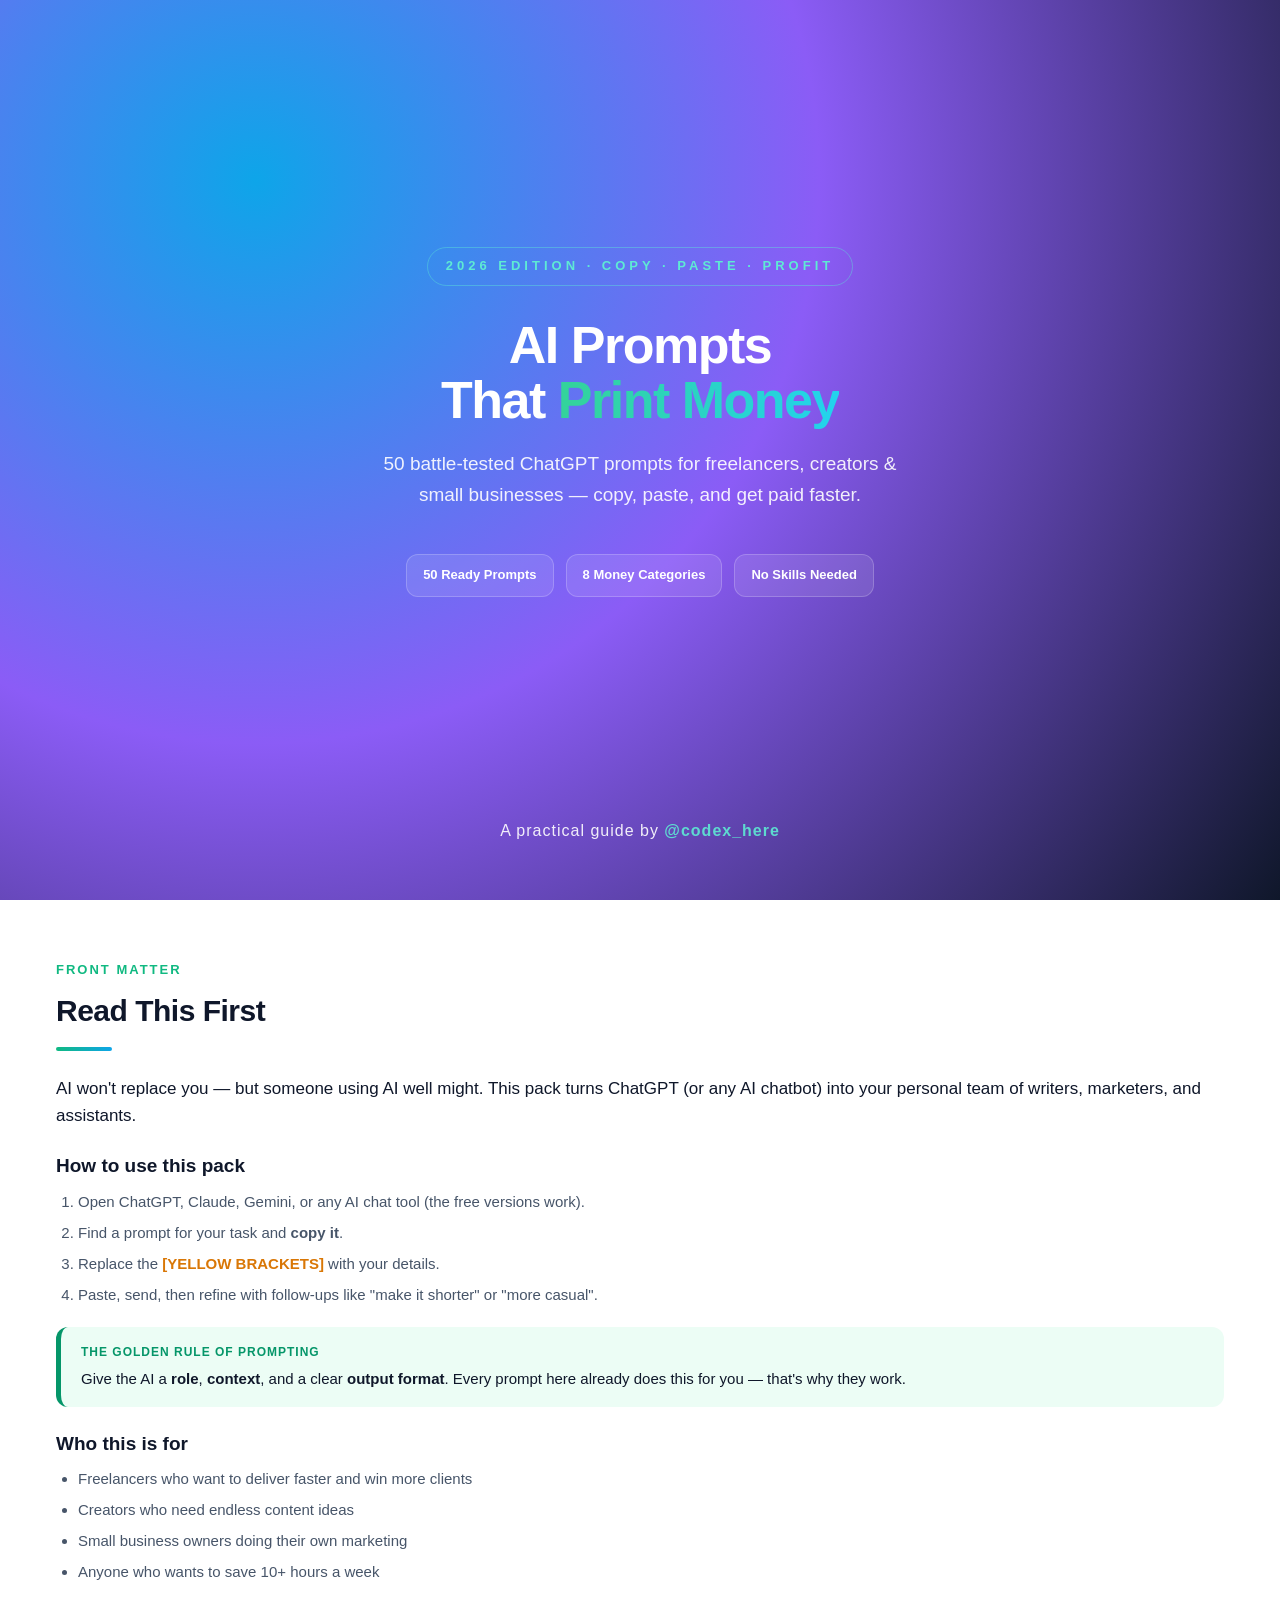
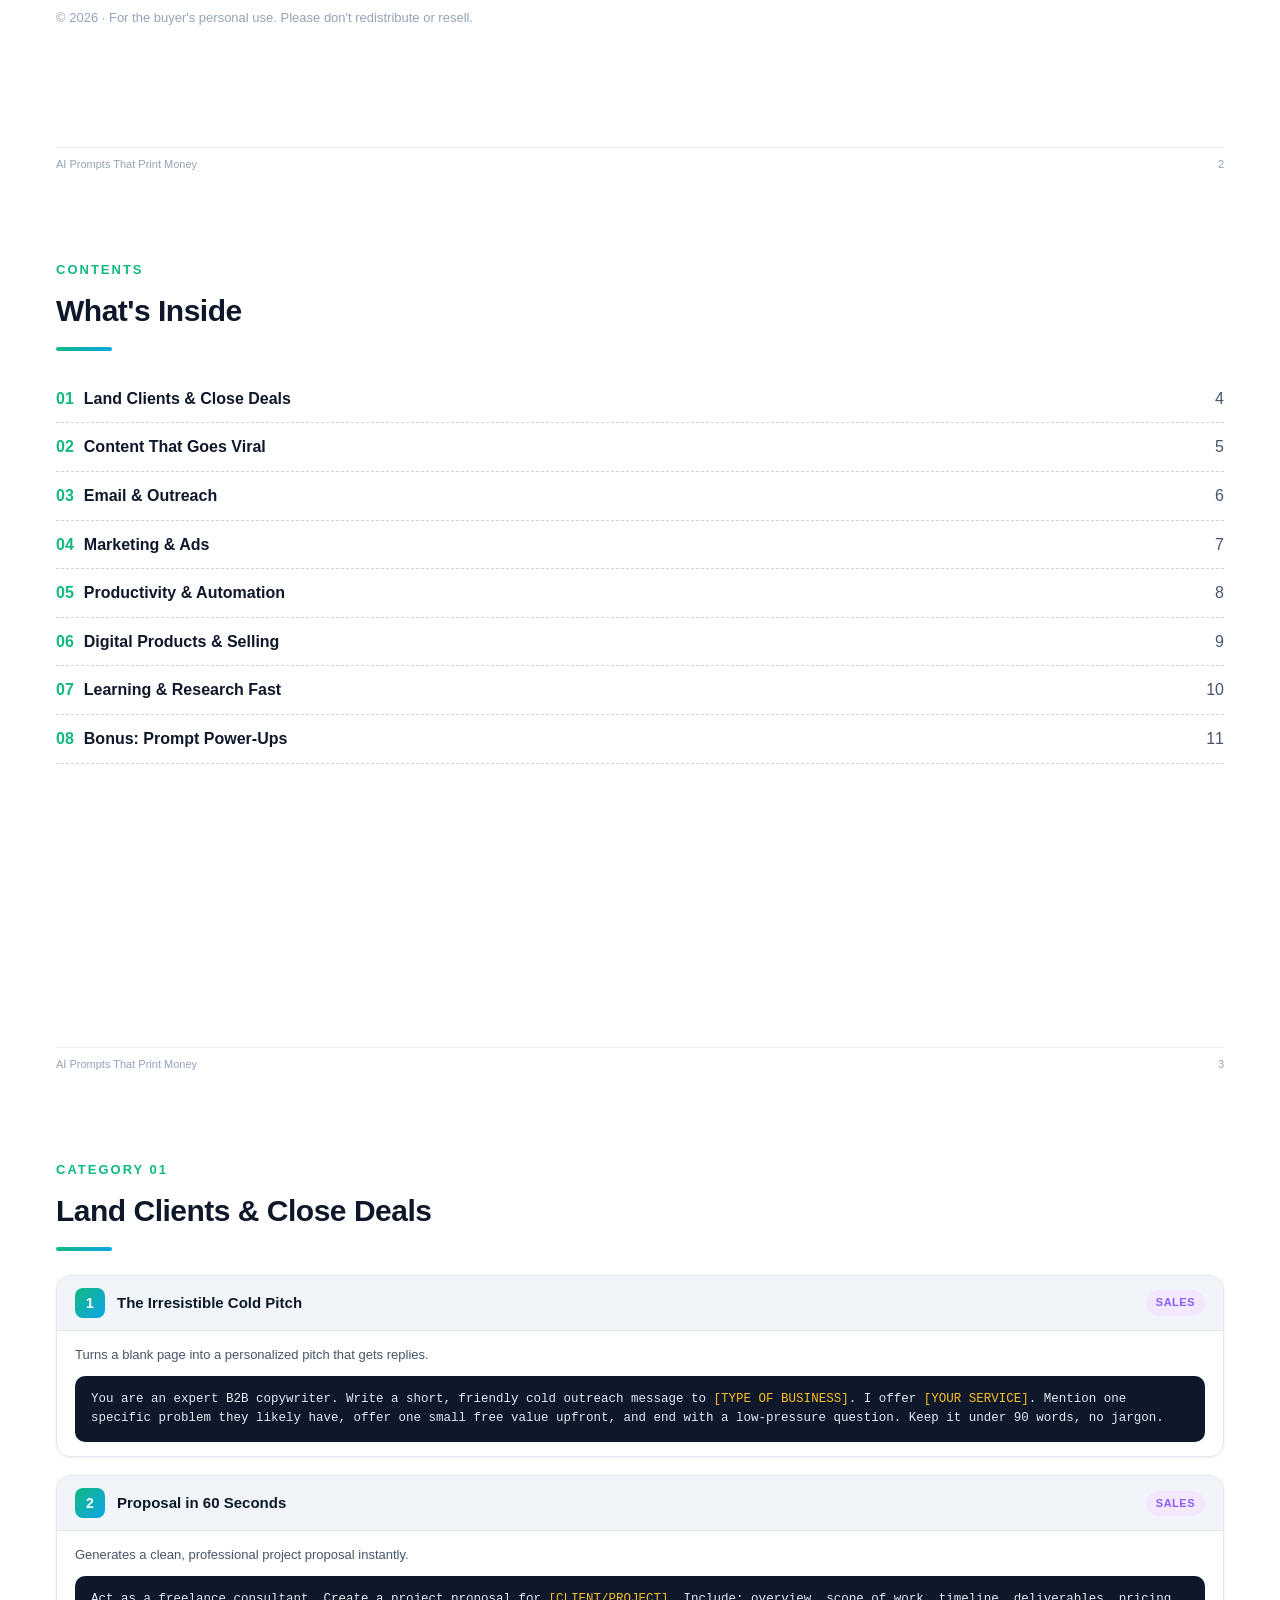
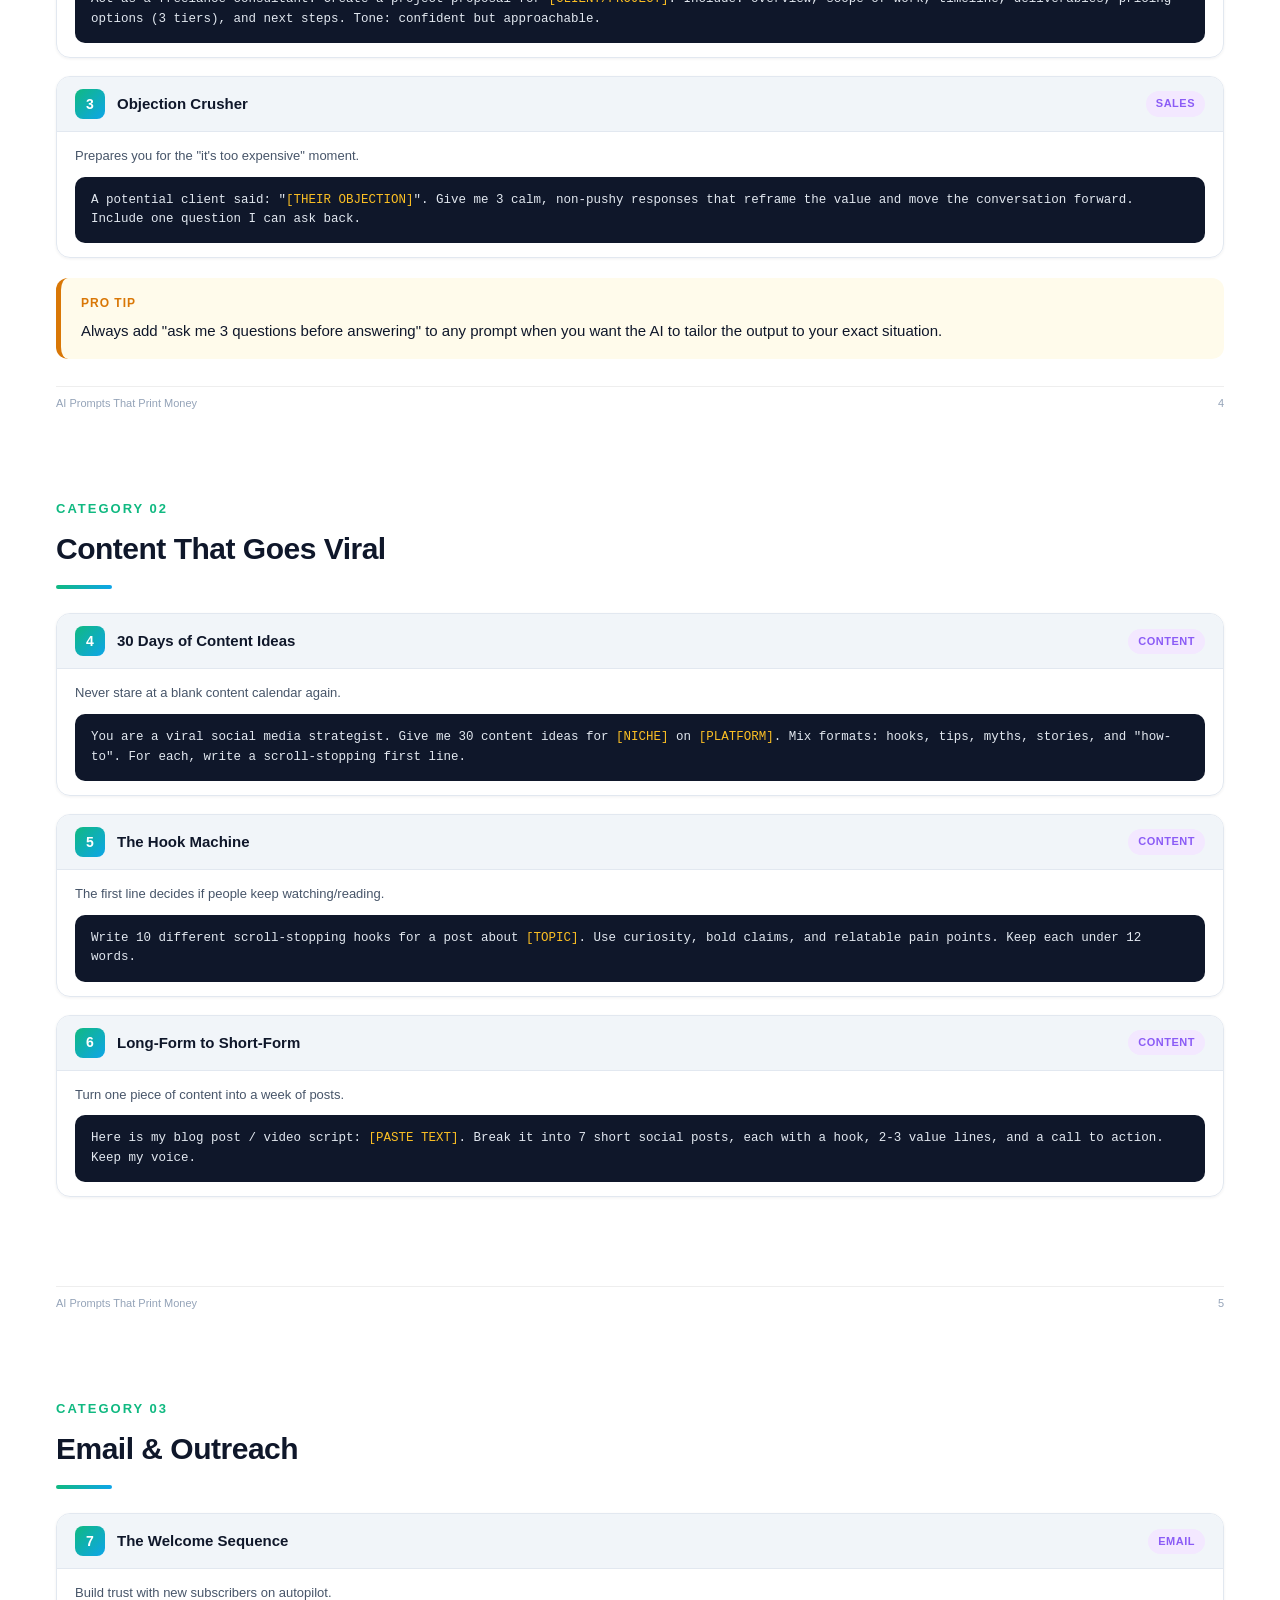
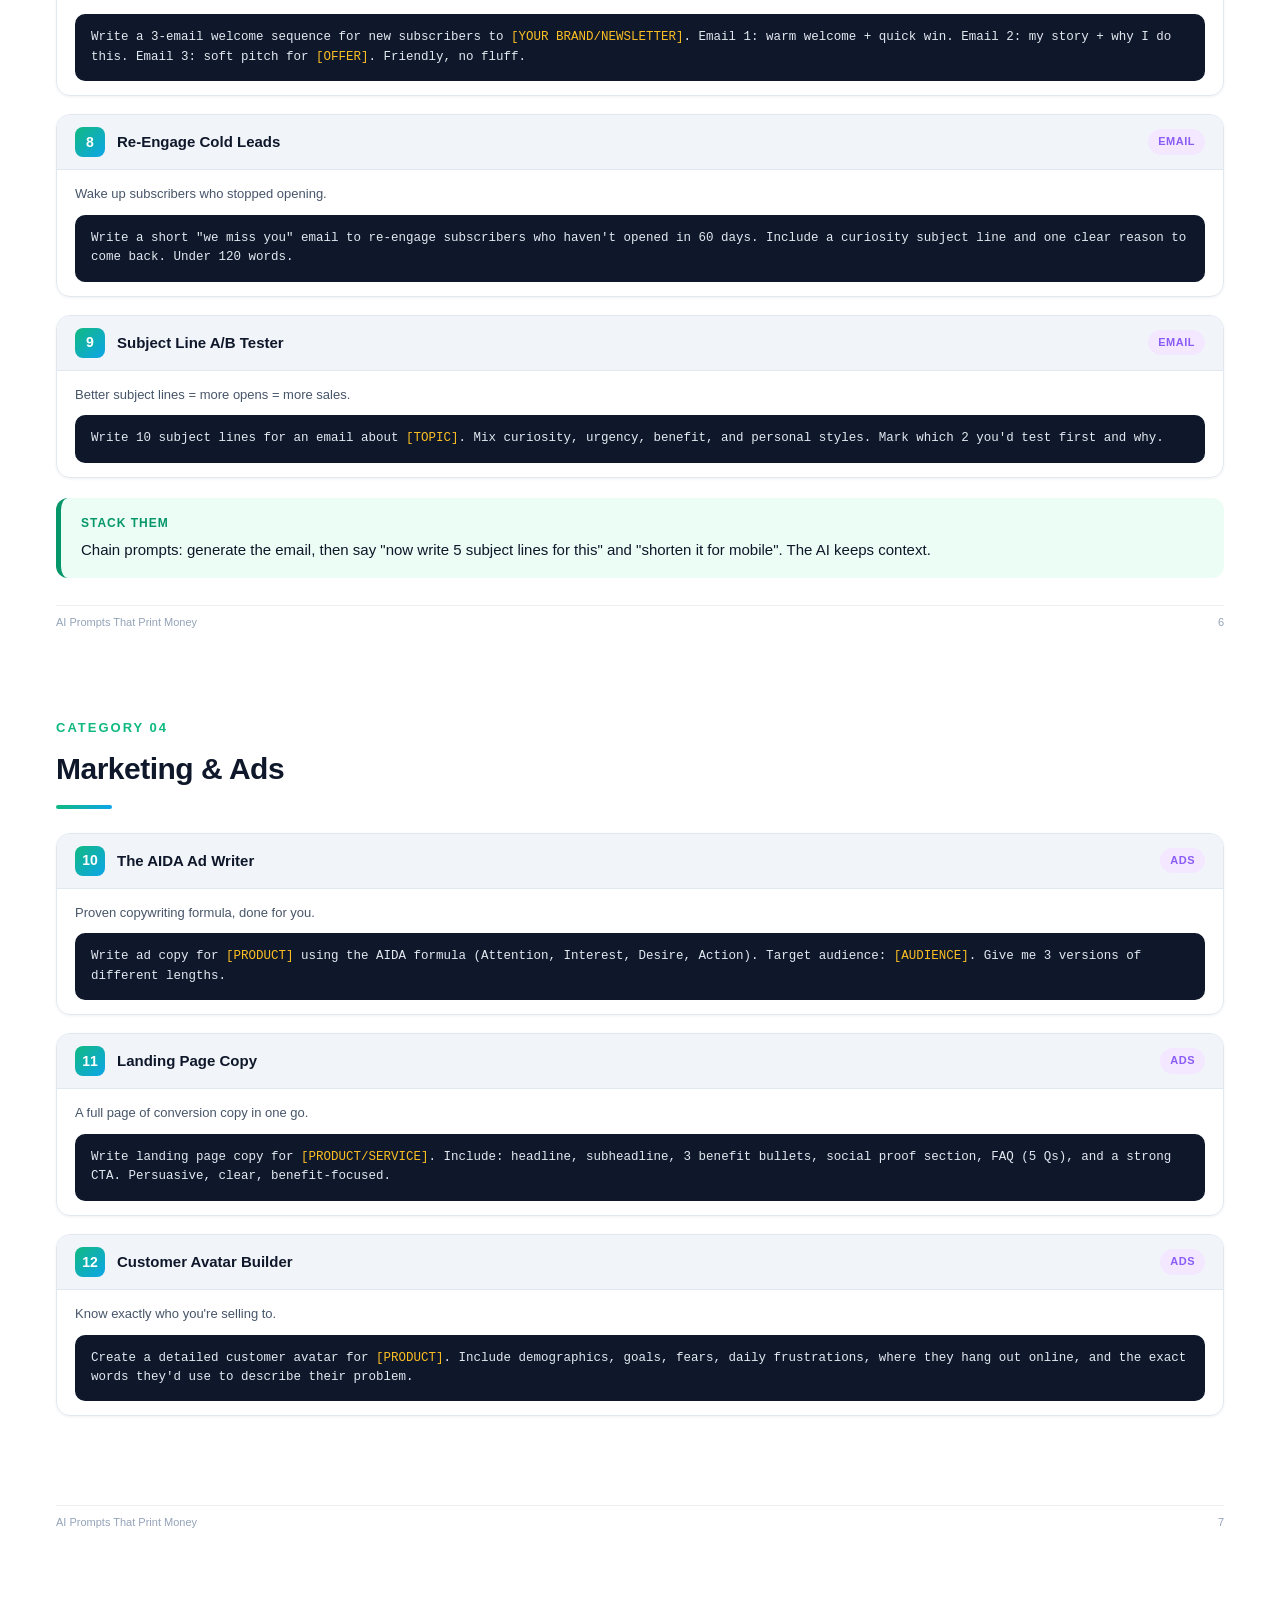
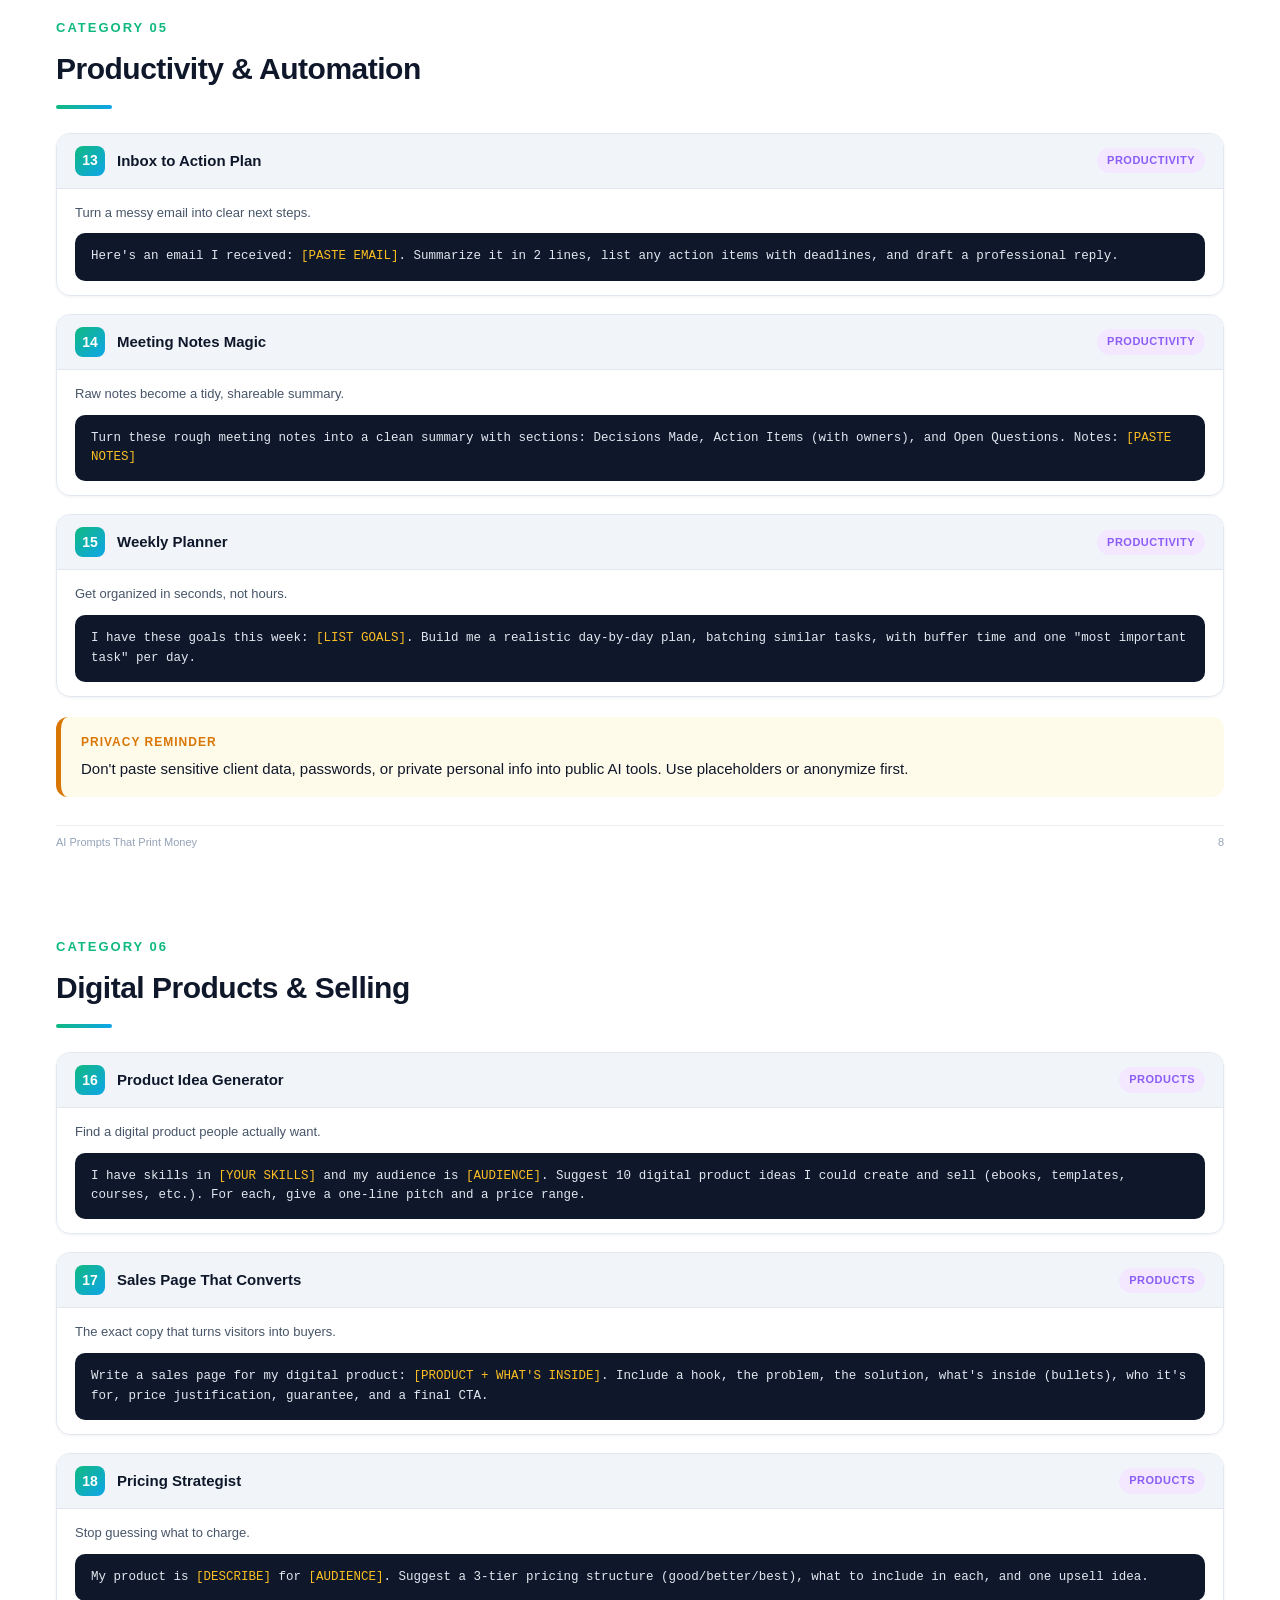
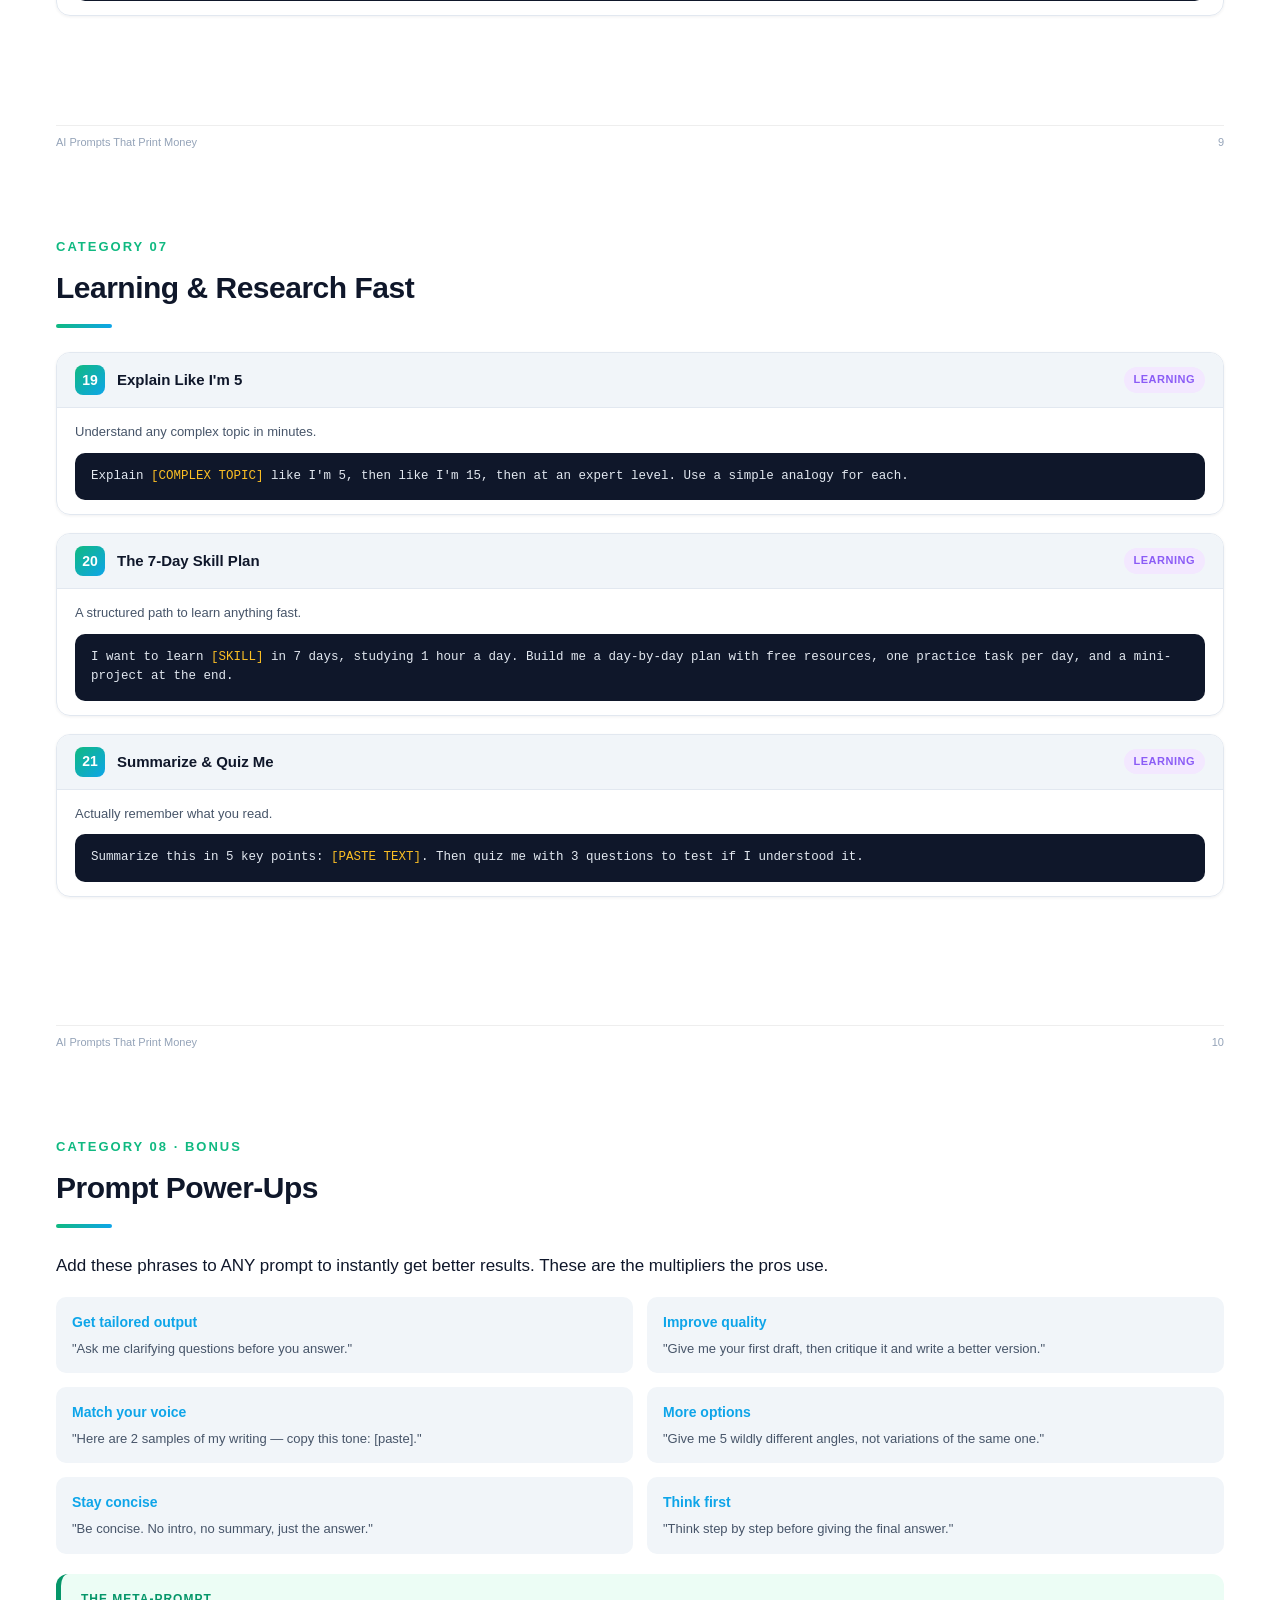
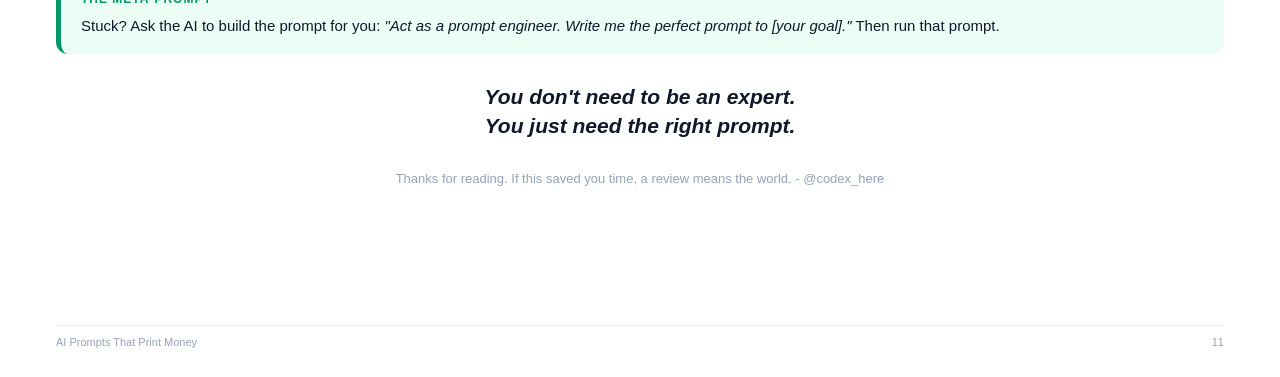
<file: ai-prompts-ebook/ebook.html>
<!DOCTYPE html>
<html lang="en">
<head>
<meta charset="UTF-8">
<meta name="viewport" content="width=device-width, initial-scale=1.0">
<title>AI Prompts That Print Money</title>
<style>
  :root{
    --ink:#0f172a;
    --muted:#475569;
    --brand:#10b981;
    --brand2:#0ea5e9;
    --accent:#8b5cf6;
    --bg-soft:#f1f5f9;
    --code-bg:#0f172a;
    --code-ink:#e2e8f0;
    --good:#059669;
    --warn:#d97706;
  }
  *{box-sizing:border-box;margin:0;padding:0;}
  body{
    font-family:-apple-system,BlinkMacSystemFont,"Segoe UI",Roboto,Helvetica,Arial,sans-serif;
    color:var(--ink);
    line-height:1.6;
    font-size:15px;
  }
  .page{
    page-break-after:always;
    padding:60px 56px;
    min-height:100vh;
    position:relative;
  }
  .page:last-child{page-break-after:auto;}

  /* COVER */
  .cover{
    background:radial-gradient(circle at 20% 20%,#0ea5e9 0%,#8b5cf6 45%,#0f172a 100%);
    color:#fff;
    display:flex;
    flex-direction:column;
    justify-content:center;
    align-items:center;
    text-align:center;
    padding:80px 56px;
  }
  .cover .kicker{
    text-transform:uppercase;
    letter-spacing:4px;
    font-size:13px;
    font-weight:600;
    color:#5eead4;
    border:1px solid rgba(94,234,212,.4);
    padding:8px 18px;
    border-radius:30px;
    margin-bottom:32px;
  }
  .cover h1{
    font-size:52px;
    line-height:1.05;
    font-weight:800;
    margin-bottom:22px;
    letter-spacing:-1.5px;
  }
  .cover h1 .hl{
    background:linear-gradient(90deg,#34d399,#22d3ee);
    -webkit-background-clip:text;
    background-clip:text;
    -webkit-text-fill-color:transparent;
  }
  .cover .sub{
    font-size:19px;
    font-weight:400;
    opacity:.9;
    max-width:540px;
    margin-bottom:44px;
  }
  .cover .badges{
    display:flex;gap:12px;flex-wrap:wrap;justify-content:center;margin-bottom:56px;
  }
  .cover .badge{
    background:rgba(255,255,255,.1);
    border:1px solid rgba(255,255,255,.2);
    padding:10px 16px;border-radius:12px;font-size:13px;font-weight:600;
  }
  .cover .author{
    position:absolute;bottom:56px;font-size:16px;letter-spacing:1px;opacity:.9;
  }
  .cover .author strong{font-weight:700;color:#5eead4;}

  h2.chapter{font-size:30px;font-weight:800;letter-spacing:-.5px;margin-bottom:6px;}
  .chapter-num{color:var(--brand);font-weight:700;font-size:13px;text-transform:uppercase;letter-spacing:2px;margin-bottom:6px;}
  .rule{height:4px;width:56px;background:linear-gradient(90deg,var(--brand),var(--brand2));border-radius:4px;margin:12px 0 24px;}
  h3{font-size:19px;font-weight:700;margin:22px 0 8px;}
  p{margin-bottom:12px;color:var(--muted);}
  p strong{color:var(--ink);}
  ul,ol{margin:0 0 14px 22px;color:var(--muted);}
  li{margin-bottom:7px;}
  .lead{font-size:17px;color:var(--ink);font-weight:500;margin-bottom:18px;}

  .prompt-card{
    border:1px solid #e2e8f0;
    border-radius:14px;
    overflow:hidden;
    margin:18px 0;
    box-shadow:0 1px 3px rgba(15,23,42,.06);
  }
  .prompt-head{
    background:var(--bg-soft);
    padding:12px 18px;
    display:flex;align-items:center;gap:12px;
    border-bottom:1px solid #e2e8f0;
  }
  .prompt-head .num{
    flex:none;width:30px;height:30px;border-radius:8px;
    background:linear-gradient(135deg,var(--brand),var(--brand2));
    color:#fff;font-weight:700;font-size:14px;
    display:flex;align-items:center;justify-content:center;
  }
  .prompt-head .title{font-weight:700;font-size:15px;color:var(--ink);}
  .prompt-head .tag{margin-left:auto;font-size:11px;font-weight:600;color:var(--accent);background:#f3e8ff;padding:4px 10px;border-radius:20px;text-transform:uppercase;letter-spacing:.5px;}
  .prompt-body{padding:14px 18px;}
  .prompt-body .why{font-size:13px;color:var(--muted);margin-bottom:10px;}
  .code{
    background:var(--code-bg);
    color:var(--code-ink);
    border-radius:10px;
    padding:14px 16px;
    font-family:"SF Mono",Consolas,Monaco,monospace;
    font-size:12.5px;
    line-height:1.55;
    white-space:pre-wrap;
    word-break:break-word;
  }
  .code .ph{color:#fbbf24;}

  .callout{border-radius:12px;padding:16px 20px;margin:20px 0;border-left:5px solid var(--brand);background:var(--bg-soft);}
  .callout.tip{border-color:var(--good);background:#ecfdf5;}
  .callout.warn{border-color:var(--warn);background:#fffbeb;}
  .callout .label{font-weight:700;font-size:12px;text-transform:uppercase;letter-spacing:1px;margin-bottom:5px;display:block;}
  .callout.tip .label{color:var(--good);}
  .callout.warn .label{color:var(--warn);}
  .callout p{margin-bottom:0;color:var(--ink);}

  .toc-item{display:flex;justify-content:space-between;padding:11px 0;border-bottom:1px dashed #cbd5e1;font-size:16px;}
  .toc-item .t{color:var(--ink);font-weight:600;}
  .toc-item .t span{color:var(--brand);margin-right:10px;}
  .toc-item .pg{color:var(--muted);}

  .pagefoot{position:absolute;bottom:26px;left:56px;right:56px;display:flex;justify-content:space-between;font-size:11px;color:#94a3b8;border-top:1px solid #eee;padding-top:8px;}
  .center{text-align:center;}
  .quote{font-size:21px;font-style:italic;color:var(--ink);text-align:center;margin:28px 0;line-height:1.4;font-weight:600;}
  .grid2{display:grid;grid-template-columns:1fr 1fr;gap:14px;margin:16px 0;}
  .mini{background:var(--bg-soft);border-radius:10px;padding:14px 16px;}
  .mini h4{font-size:14px;color:var(--brand2);margin-bottom:5px;}
  .mini p{font-size:13px;margin-bottom:0;}
</style>
</head>
<body>

<!-- COVER -->
<section class="page cover">
  <div class="kicker">2026 Edition · Copy · Paste · Profit</div>
  <h1>AI Prompts<br>That <span class="hl">Print Money</span></h1>
  <div class="sub">50 battle-tested ChatGPT prompts for freelancers, creators &amp; small businesses — copy, paste, and get paid faster.</div>
  <div class="badges">
    <div class="badge">50 Ready Prompts</div>
    <div class="badge">8 Money Categories</div>
    <div class="badge">No Skills Needed</div>
  </div>
  <div class="author">A practical guide by <strong>@codex_here</strong></div>
</section>

<!-- ABOUT -->
<section class="page">
  <div class="chapter-num">Front Matter</div>
  <h2 class="chapter">Read This First</h2>
  <div class="rule"></div>
  <p class="lead">AI won't replace you — but someone using AI well might. This pack turns ChatGPT (or any AI chatbot) into your personal team of writers, marketers, and assistants.</p>

  <h3>How to use this pack</h3>
  <ol>
    <li>Open ChatGPT, Claude, Gemini, or any AI chat tool (the free versions work).</li>
    <li>Find a prompt for your task and <strong>copy it</strong>.</li>
    <li>Replace the <span style="color:#d97706;font-weight:700;">[YELLOW BRACKETS]</span> with your details.</li>
    <li>Paste, send, then refine with follow-ups like "make it shorter" or "more casual".</li>
  </ol>

  <div class="callout tip">
    <span class="label">The Golden Rule of Prompting</span>
    <p>Give the AI a <strong>role</strong>, <strong>context</strong>, and a clear <strong>output format</strong>. Every prompt here already does this for you — that's why they work.</p>
  </div>

  <h3>Who this is for</h3>
  <ul>
    <li>Freelancers who want to deliver faster and win more clients</li>
    <li>Creators who need endless content ideas</li>
    <li>Small business owners doing their own marketing</li>
    <li>Anyone who wants to save 10+ hours a week</li>
  </ul>

  <p style="margin-top:24px;font-size:13px;color:#94a3b8;">© 2026 · For the buyer's personal use. Please don't redistribute or resell.</p>
  <div class="pagefoot"><span>AI Prompts That Print Money</span><span>2</span></div>
</section>

<!-- TOC -->
<section class="page">
  <div class="chapter-num">Contents</div>
  <h2 class="chapter">What's Inside</h2>
  <div class="rule"></div>
  <div class="toc-item"><div class="t"><span>01</span>Land Clients &amp; Close Deals</div><div class="pg">4</div></div>
  <div class="toc-item"><div class="t"><span>02</span>Content That Goes Viral</div><div class="pg">5</div></div>
  <div class="toc-item"><div class="t"><span>03</span>Email &amp; Outreach</div><div class="pg">6</div></div>
  <div class="toc-item"><div class="t"><span>04</span>Marketing &amp; Ads</div><div class="pg">7</div></div>
  <div class="toc-item"><div class="t"><span>05</span>Productivity &amp; Automation</div><div class="pg">8</div></div>
  <div class="toc-item"><div class="t"><span>06</span>Digital Products &amp; Selling</div><div class="pg">9</div></div>
  <div class="toc-item"><div class="t"><span>07</span>Learning &amp; Research Fast</div><div class="pg">10</div></div>
  <div class="toc-item"><div class="t"><span>08</span>Bonus: Prompt Power-Ups</div><div class="pg">11</div></div>
  <div class="pagefoot"><span>AI Prompts That Print Money</span><span>3</span></div>
</section>

<!-- CH1 -->
<section class="page">
  <div class="chapter-num">Category 01</div>
  <h2 class="chapter">Land Clients &amp; Close Deals</h2>
  <div class="rule"></div>

  <div class="prompt-card">
    <div class="prompt-head"><div class="num">1</div><div class="title">The Irresistible Cold Pitch</div><div class="tag">Sales</div></div>
    <div class="prompt-body">
      <div class="why">Turns a blank page into a personalized pitch that gets replies.</div>
      <div class="code">You are an expert B2B copywriter. Write a short, friendly cold outreach message to <span class="ph">[TYPE OF BUSINESS]</span>. I offer <span class="ph">[YOUR SERVICE]</span>. Mention one specific problem they likely have, offer one small free value upfront, and end with a low-pressure question. Keep it under 90 words, no jargon.</div>
    </div>
  </div>

  <div class="prompt-card">
    <div class="prompt-head"><div class="num">2</div><div class="title">Proposal in 60 Seconds</div><div class="tag">Sales</div></div>
    <div class="prompt-body">
      <div class="why">Generates a clean, professional project proposal instantly.</div>
      <div class="code">Act as a freelance consultant. Create a project proposal for <span class="ph">[CLIENT/PROJECT]</span>. Include: overview, scope of work, timeline, deliverables, pricing options (3 tiers), and next steps. Tone: confident but approachable.</div>
    </div>
  </div>

  <div class="prompt-card">
    <div class="prompt-head"><div class="num">3</div><div class="title">Objection Crusher</div><div class="tag">Sales</div></div>
    <div class="prompt-body">
      <div class="why">Prepares you for the "it's too expensive" moment.</div>
      <div class="code">A potential client said: "<span class="ph">[THEIR OBJECTION]</span>". Give me 3 calm, non-pushy responses that reframe the value and move the conversation forward. Include one question I can ask back.</div>
    </div>
  </div>

  <div class="callout warn">
    <span class="label">Pro Tip</span>
    <p>Always add "ask me 3 questions before answering" to any prompt when you want the AI to tailor the output to your exact situation.</p>
  </div>

  <div class="pagefoot"><span>AI Prompts That Print Money</span><span>4</span></div>
</section>

<!-- CH2 -->
<section class="page">
  <div class="chapter-num">Category 02</div>
  <h2 class="chapter">Content That Goes Viral</h2>
  <div class="rule"></div>

  <div class="prompt-card">
    <div class="prompt-head"><div class="num">4</div><div class="title">30 Days of Content Ideas</div><div class="tag">Content</div></div>
    <div class="prompt-body">
      <div class="why">Never stare at a blank content calendar again.</div>
      <div class="code">You are a viral social media strategist. Give me 30 content ideas for <span class="ph">[NICHE]</span> on <span class="ph">[PLATFORM]</span>. Mix formats: hooks, tips, myths, stories, and "how-to". For each, write a scroll-stopping first line.</div>
    </div>
  </div>

  <div class="prompt-card">
    <div class="prompt-head"><div class="num">5</div><div class="title">The Hook Machine</div><div class="tag">Content</div></div>
    <div class="prompt-body">
      <div class="why">The first line decides if people keep watching/reading.</div>
      <div class="code">Write 10 different scroll-stopping hooks for a post about <span class="ph">[TOPIC]</span>. Use curiosity, bold claims, and relatable pain points. Keep each under 12 words.</div>
    </div>
  </div>

  <div class="prompt-card">
    <div class="prompt-head"><div class="num">6</div><div class="title">Long-Form to Short-Form</div><div class="tag">Content</div></div>
    <div class="prompt-body">
      <div class="why">Turn one piece of content into a week of posts.</div>
      <div class="code">Here is my blog post / video script: <span class="ph">[PASTE TEXT]</span>. Break it into 7 short social posts, each with a hook, 2-3 value lines, and a call to action. Keep my voice.</div>
    </div>
  </div>

  <div class="pagefoot"><span>AI Prompts That Print Money</span><span>5</span></div>
</section>

<!-- CH3 -->
<section class="page">
  <div class="chapter-num">Category 03</div>
  <h2 class="chapter">Email &amp; Outreach</h2>
  <div class="rule"></div>

  <div class="prompt-card">
    <div class="prompt-head"><div class="num">7</div><div class="title">The Welcome Sequence</div><div class="tag">Email</div></div>
    <div class="prompt-body">
      <div class="why">Build trust with new subscribers on autopilot.</div>
      <div class="code">Write a 3-email welcome sequence for new subscribers to <span class="ph">[YOUR BRAND/NEWSLETTER]</span>. Email 1: warm welcome + quick win. Email 2: my story + why I do this. Email 3: soft pitch for <span class="ph">[OFFER]</span>. Friendly, no fluff.</div>
    </div>
  </div>

  <div class="prompt-card">
    <div class="prompt-head"><div class="num">8</div><div class="title">Re-Engage Cold Leads</div><div class="tag">Email</div></div>
    <div class="prompt-body">
      <div class="why">Wake up subscribers who stopped opening.</div>
      <div class="code">Write a short "we miss you" email to re-engage subscribers who haven't opened in 60 days. Include a curiosity subject line and one clear reason to come back. Under 120 words.</div>
    </div>
  </div>

  <div class="prompt-card">
    <div class="prompt-head"><div class="num">9</div><div class="title">Subject Line A/B Tester</div><div class="tag">Email</div></div>
    <div class="prompt-body">
      <div class="why">Better subject lines = more opens = more sales.</div>
      <div class="code">Write 10 subject lines for an email about <span class="ph">[TOPIC]</span>. Mix curiosity, urgency, benefit, and personal styles. Mark which 2 you'd test first and why.</div>
    </div>
  </div>

  <div class="callout tip">
    <span class="label">Stack Them</span>
    <p>Chain prompts: generate the email, then say "now write 5 subject lines for this" and "shorten it for mobile". The AI keeps context.</p>
  </div>

  <div class="pagefoot"><span>AI Prompts That Print Money</span><span>6</span></div>
</section>

<!-- CH4 -->
<section class="page">
  <div class="chapter-num">Category 04</div>
  <h2 class="chapter">Marketing &amp; Ads</h2>
  <div class="rule"></div>

  <div class="prompt-card">
    <div class="prompt-head"><div class="num">10</div><div class="title">The AIDA Ad Writer</div><div class="tag">Ads</div></div>
    <div class="prompt-body">
      <div class="why">Proven copywriting formula, done for you.</div>
      <div class="code">Write ad copy for <span class="ph">[PRODUCT]</span> using the AIDA formula (Attention, Interest, Desire, Action). Target audience: <span class="ph">[AUDIENCE]</span>. Give me 3 versions of different lengths.</div>
    </div>
  </div>

  <div class="prompt-card">
    <div class="prompt-head"><div class="num">11</div><div class="title">Landing Page Copy</div><div class="tag">Ads</div></div>
    <div class="prompt-body">
      <div class="why">A full page of conversion copy in one go.</div>
      <div class="code">Write landing page copy for <span class="ph">[PRODUCT/SERVICE]</span>. Include: headline, subheadline, 3 benefit bullets, social proof section, FAQ (5 Qs), and a strong CTA. Persuasive, clear, benefit-focused.</div>
    </div>
  </div>

  <div class="prompt-card">
    <div class="prompt-head"><div class="num">12</div><div class="title">Customer Avatar Builder</div><div class="tag">Ads</div></div>
    <div class="prompt-body">
      <div class="why">Know exactly who you're selling to.</div>
      <div class="code">Create a detailed customer avatar for <span class="ph">[PRODUCT]</span>. Include demographics, goals, fears, daily frustrations, where they hang out online, and the exact words they'd use to describe their problem.</div>
    </div>
  </div>

  <div class="pagefoot"><span>AI Prompts That Print Money</span><span>7</span></div>
</section>

<!-- CH5 -->
<section class="page">
  <div class="chapter-num">Category 05</div>
  <h2 class="chapter">Productivity &amp; Automation</h2>
  <div class="rule"></div>

  <div class="prompt-card">
    <div class="prompt-head"><div class="num">13</div><div class="title">Inbox to Action Plan</div><div class="tag">Productivity</div></div>
    <div class="prompt-body">
      <div class="why">Turn a messy email into clear next steps.</div>
      <div class="code">Here's an email I received: <span class="ph">[PASTE EMAIL]</span>. Summarize it in 2 lines, list any action items with deadlines, and draft a professional reply.</div>
    </div>
  </div>

  <div class="prompt-card">
    <div class="prompt-head"><div class="num">14</div><div class="title">Meeting Notes Magic</div><div class="tag">Productivity</div></div>
    <div class="prompt-body">
      <div class="why">Raw notes become a tidy, shareable summary.</div>
      <div class="code">Turn these rough meeting notes into a clean summary with sections: Decisions Made, Action Items (with owners), and Open Questions. Notes: <span class="ph">[PASTE NOTES]</span></div>
    </div>
  </div>

  <div class="prompt-card">
    <div class="prompt-head"><div class="num">15</div><div class="title">Weekly Planner</div><div class="tag">Productivity</div></div>
    <div class="prompt-body">
      <div class="why">Get organized in seconds, not hours.</div>
      <div class="code">I have these goals this week: <span class="ph">[LIST GOALS]</span>. Build me a realistic day-by-day plan, batching similar tasks, with buffer time and one "most important task" per day.</div>
    </div>
  </div>

  <div class="callout warn">
    <span class="label">Privacy Reminder</span>
    <p>Don't paste sensitive client data, passwords, or private personal info into public AI tools. Use placeholders or anonymize first.</p>
  </div>

  <div class="pagefoot"><span>AI Prompts That Print Money</span><span>8</span></div>
</section>

<!-- CH6 -->
<section class="page">
  <div class="chapter-num">Category 06</div>
  <h2 class="chapter">Digital Products &amp; Selling</h2>
  <div class="rule"></div>

  <div class="prompt-card">
    <div class="prompt-head"><div class="num">16</div><div class="title">Product Idea Generator</div><div class="tag">Products</div></div>
    <div class="prompt-body">
      <div class="why">Find a digital product people actually want.</div>
      <div class="code">I have skills in <span class="ph">[YOUR SKILLS]</span> and my audience is <span class="ph">[AUDIENCE]</span>. Suggest 10 digital product ideas I could create and sell (ebooks, templates, courses, etc.). For each, give a one-line pitch and a price range.</div>
    </div>
  </div>

  <div class="prompt-card">
    <div class="prompt-head"><div class="num">17</div><div class="title">Sales Page That Converts</div><div class="tag">Products</div></div>
    <div class="prompt-body">
      <div class="why">The exact copy that turns visitors into buyers.</div>
      <div class="code">Write a sales page for my digital product: <span class="ph">[PRODUCT + WHAT'S INSIDE]</span>. Include a hook, the problem, the solution, what's inside (bullets), who it's for, price justification, guarantee, and a final CTA.</div>
    </div>
  </div>

  <div class="prompt-card">
    <div class="prompt-head"><div class="num">18</div><div class="title">Pricing Strategist</div><div class="tag">Products</div></div>
    <div class="prompt-body">
      <div class="why">Stop guessing what to charge.</div>
      <div class="code">My product is <span class="ph">[DESCRIBE]</span> for <span class="ph">[AUDIENCE]</span>. Suggest a 3-tier pricing structure (good/better/best), what to include in each, and one upsell idea.</div>
    </div>
  </div>

  <div class="pagefoot"><span>AI Prompts That Print Money</span><span>9</span></div>
</section>

<!-- CH7 -->
<section class="page">
  <div class="chapter-num">Category 07</div>
  <h2 class="chapter">Learning &amp; Research Fast</h2>
  <div class="rule"></div>

  <div class="prompt-card">
    <div class="prompt-head"><div class="num">19</div><div class="title">Explain Like I'm 5</div><div class="tag">Learning</div></div>
    <div class="prompt-body">
      <div class="why">Understand any complex topic in minutes.</div>
      <div class="code">Explain <span class="ph">[COMPLEX TOPIC]</span> like I'm 5, then like I'm 15, then at an expert level. Use a simple analogy for each.</div>
    </div>
  </div>

  <div class="prompt-card">
    <div class="prompt-head"><div class="num">20</div><div class="title">The 7-Day Skill Plan</div><div class="tag">Learning</div></div>
    <div class="prompt-body">
      <div class="why">A structured path to learn anything fast.</div>
      <div class="code">I want to learn <span class="ph">[SKILL]</span> in 7 days, studying 1 hour a day. Build me a day-by-day plan with free resources, one practice task per day, and a mini-project at the end.</div>
    </div>
  </div>

  <div class="prompt-card">
    <div class="prompt-head"><div class="num">21</div><div class="title">Summarize &amp; Quiz Me</div><div class="tag">Learning</div></div>
    <div class="prompt-body">
      <div class="why">Actually remember what you read.</div>
      <div class="code">Summarize this in 5 key points: <span class="ph">[PASTE TEXT]</span>. Then quiz me with 3 questions to test if I understood it.</div>
    </div>
  </div>

  <div class="pagefoot"><span>AI Prompts That Print Money</span><span>10</span></div>
</section>

<!-- CH8 BONUS -->
<section class="page">
  <div class="chapter-num">Category 08 · Bonus</div>
  <h2 class="chapter">Prompt Power-Ups</h2>
  <div class="rule"></div>
  <p class="lead">Add these phrases to ANY prompt to instantly get better results. These are the multipliers the pros use.</p>

  <div class="grid2">
    <div class="mini"><h4>Get tailored output</h4><p>"Ask me clarifying questions before you answer."</p></div>
    <div class="mini"><h4>Improve quality</h4><p>"Give me your first draft, then critique it and write a better version."</p></div>
    <div class="mini"><h4>Match your voice</h4><p>"Here are 2 samples of my writing — copy this tone: [paste]."</p></div>
    <div class="mini"><h4>More options</h4><p>"Give me 5 wildly different angles, not variations of the same one."</p></div>
    <div class="mini"><h4>Stay concise</h4><p>"Be concise. No intro, no summary, just the answer."</p></div>
    <div class="mini"><h4>Think first</h4><p>"Think step by step before giving the final answer."</p></div>
  </div>

  <div class="callout tip">
    <span class="label">The Meta-Prompt</span>
    <p>Stuck? Ask the AI to build the prompt for you: <em>"Act as a prompt engineer. Write me the perfect prompt to [your goal]."</em> Then run that prompt.</p>
  </div>

  <div class="quote">You don't need to be an expert.<br>You just need the right prompt.</div>

  <p class="center" style="margin-top:20px;color:#94a3b8;font-size:13px;">Thanks for reading. If this saved you time, a review means the world. - @codex_here</p>

  <div class="pagefoot"><span>AI Prompts That Print Money</span><span>11</span></div>
</section>

</body>
</html>
</file>
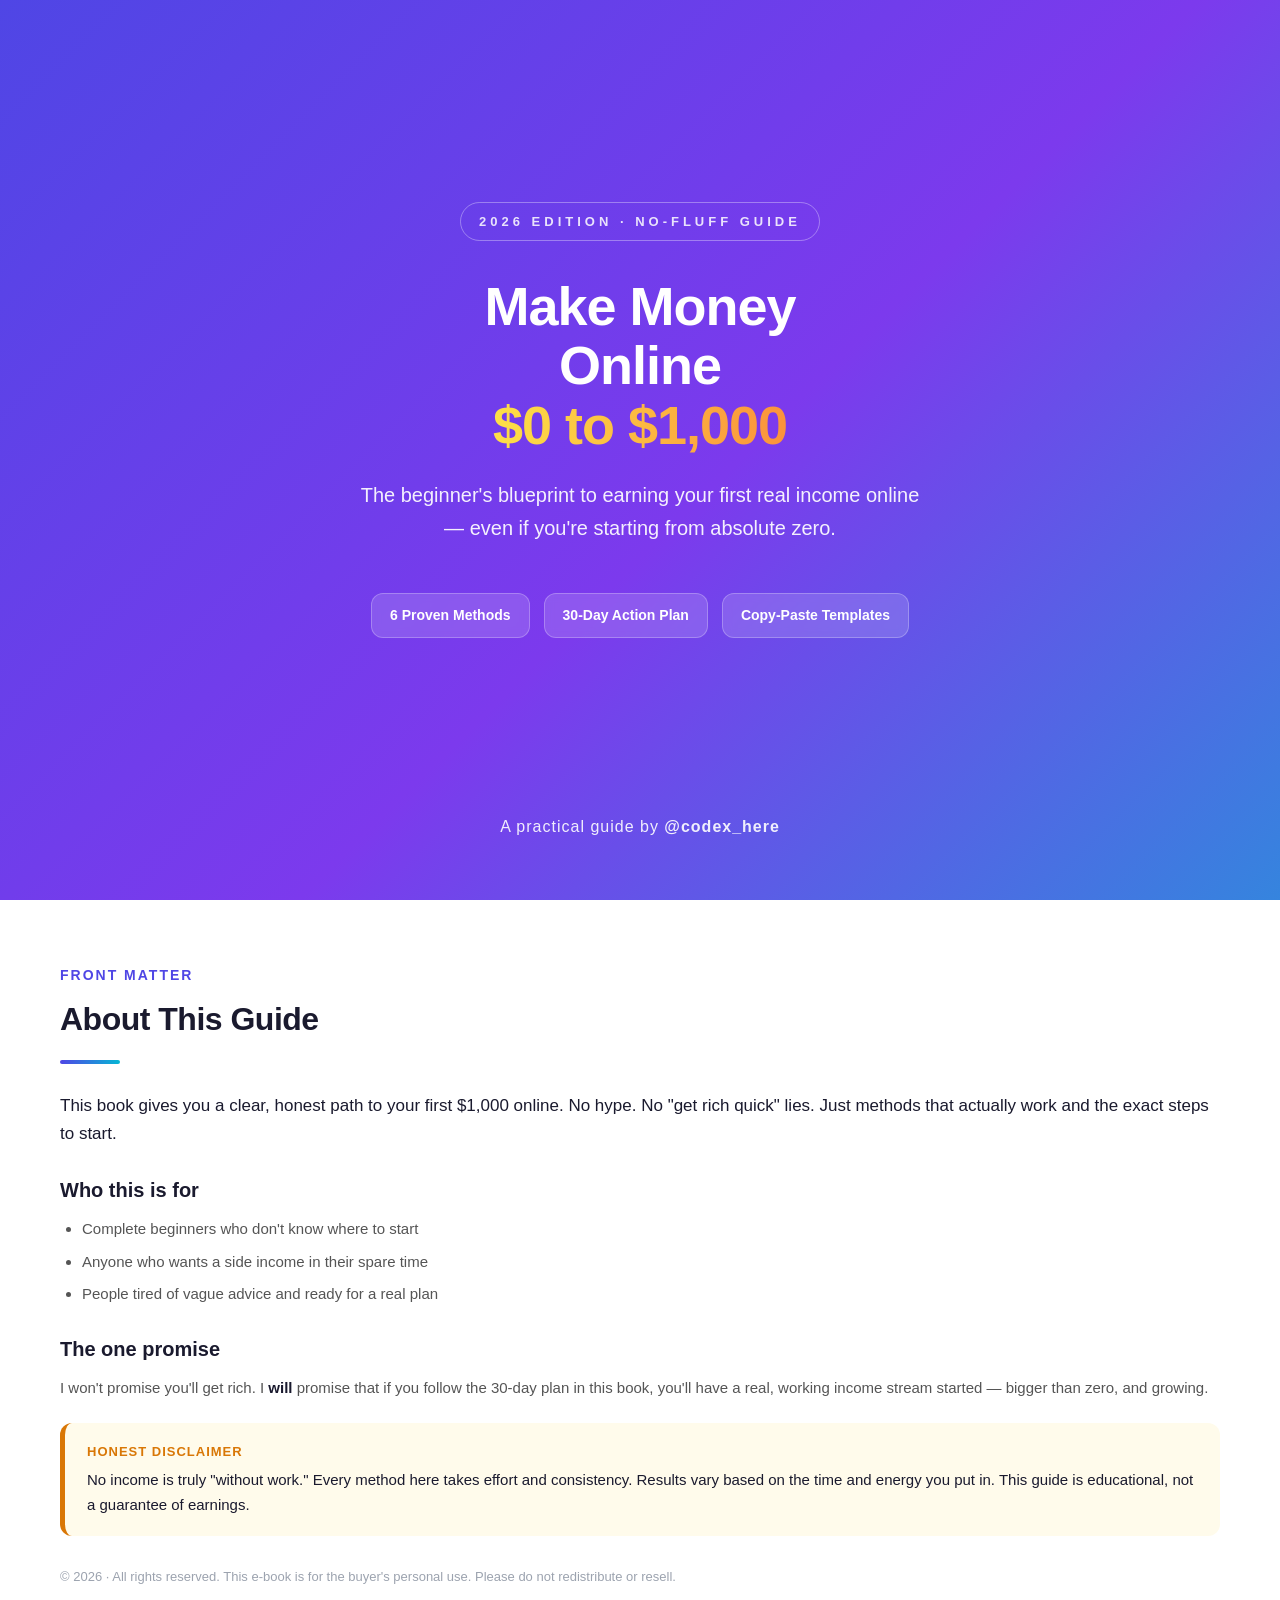
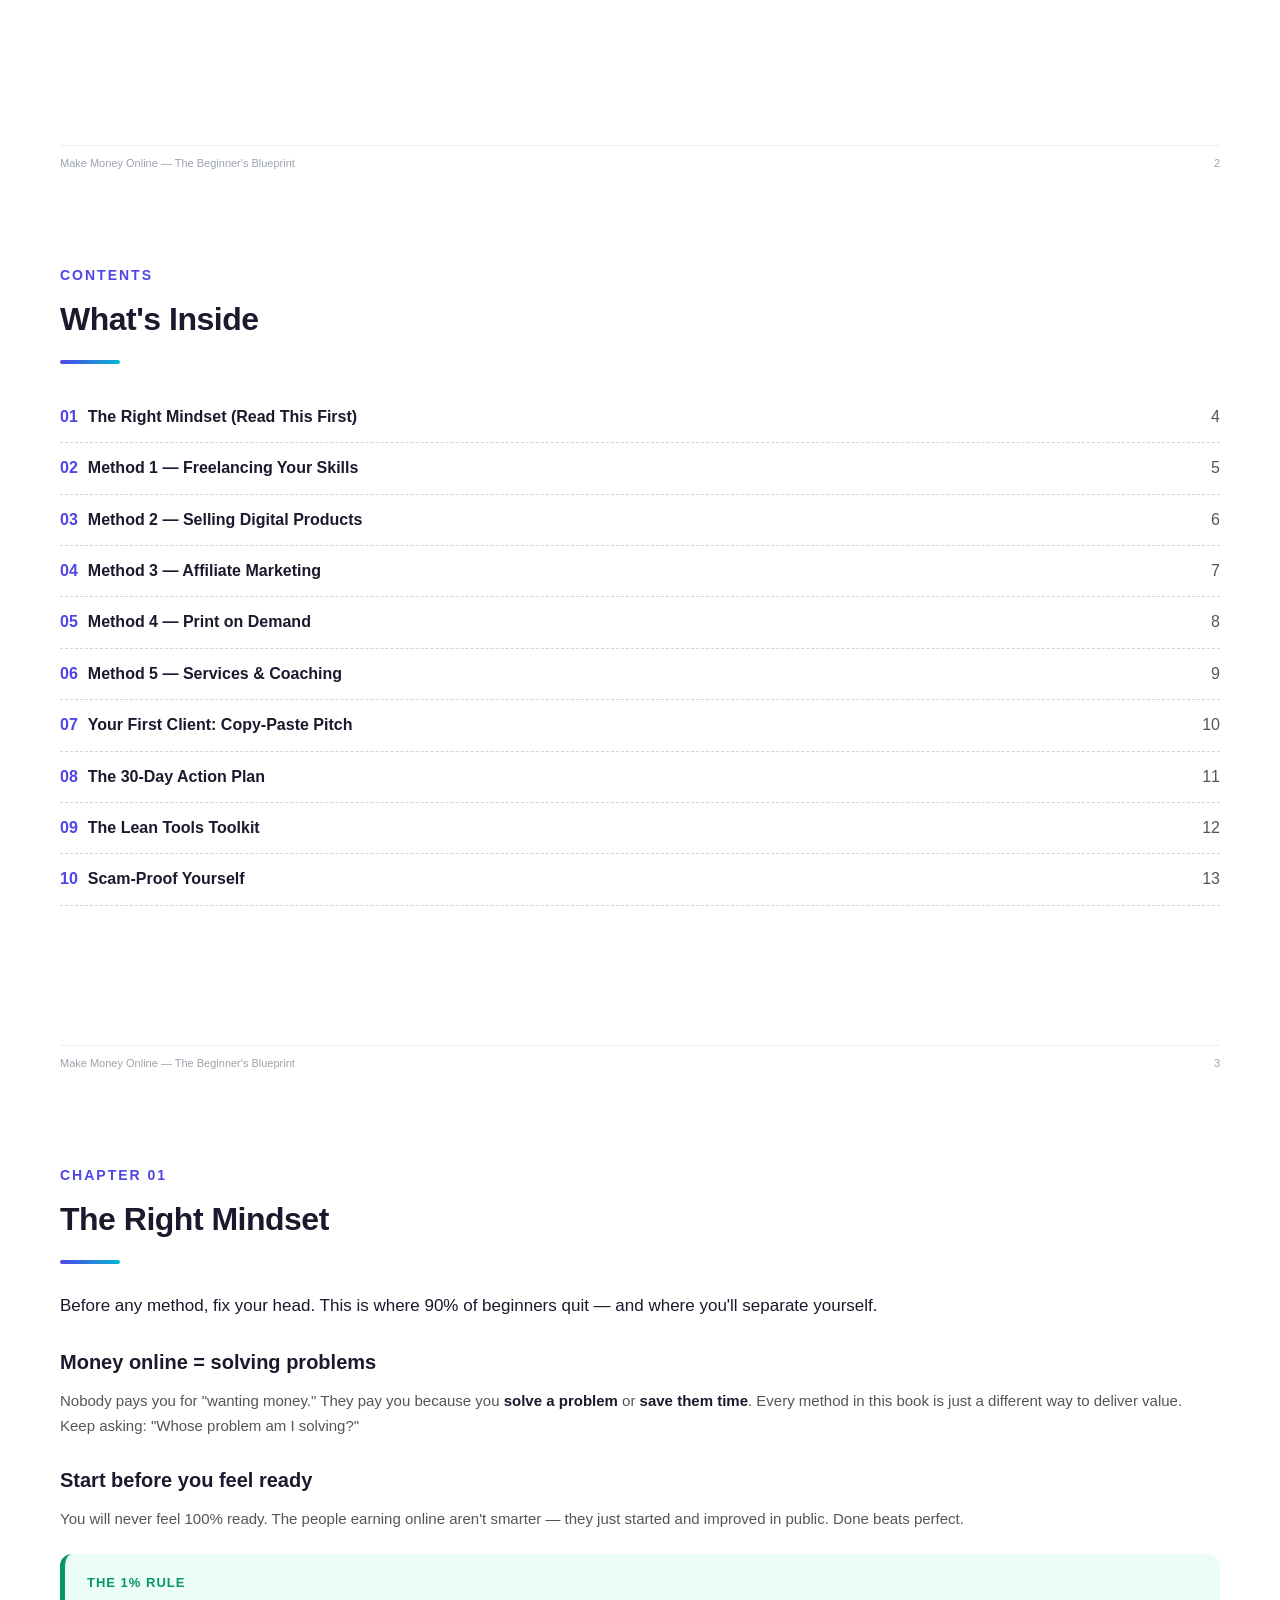
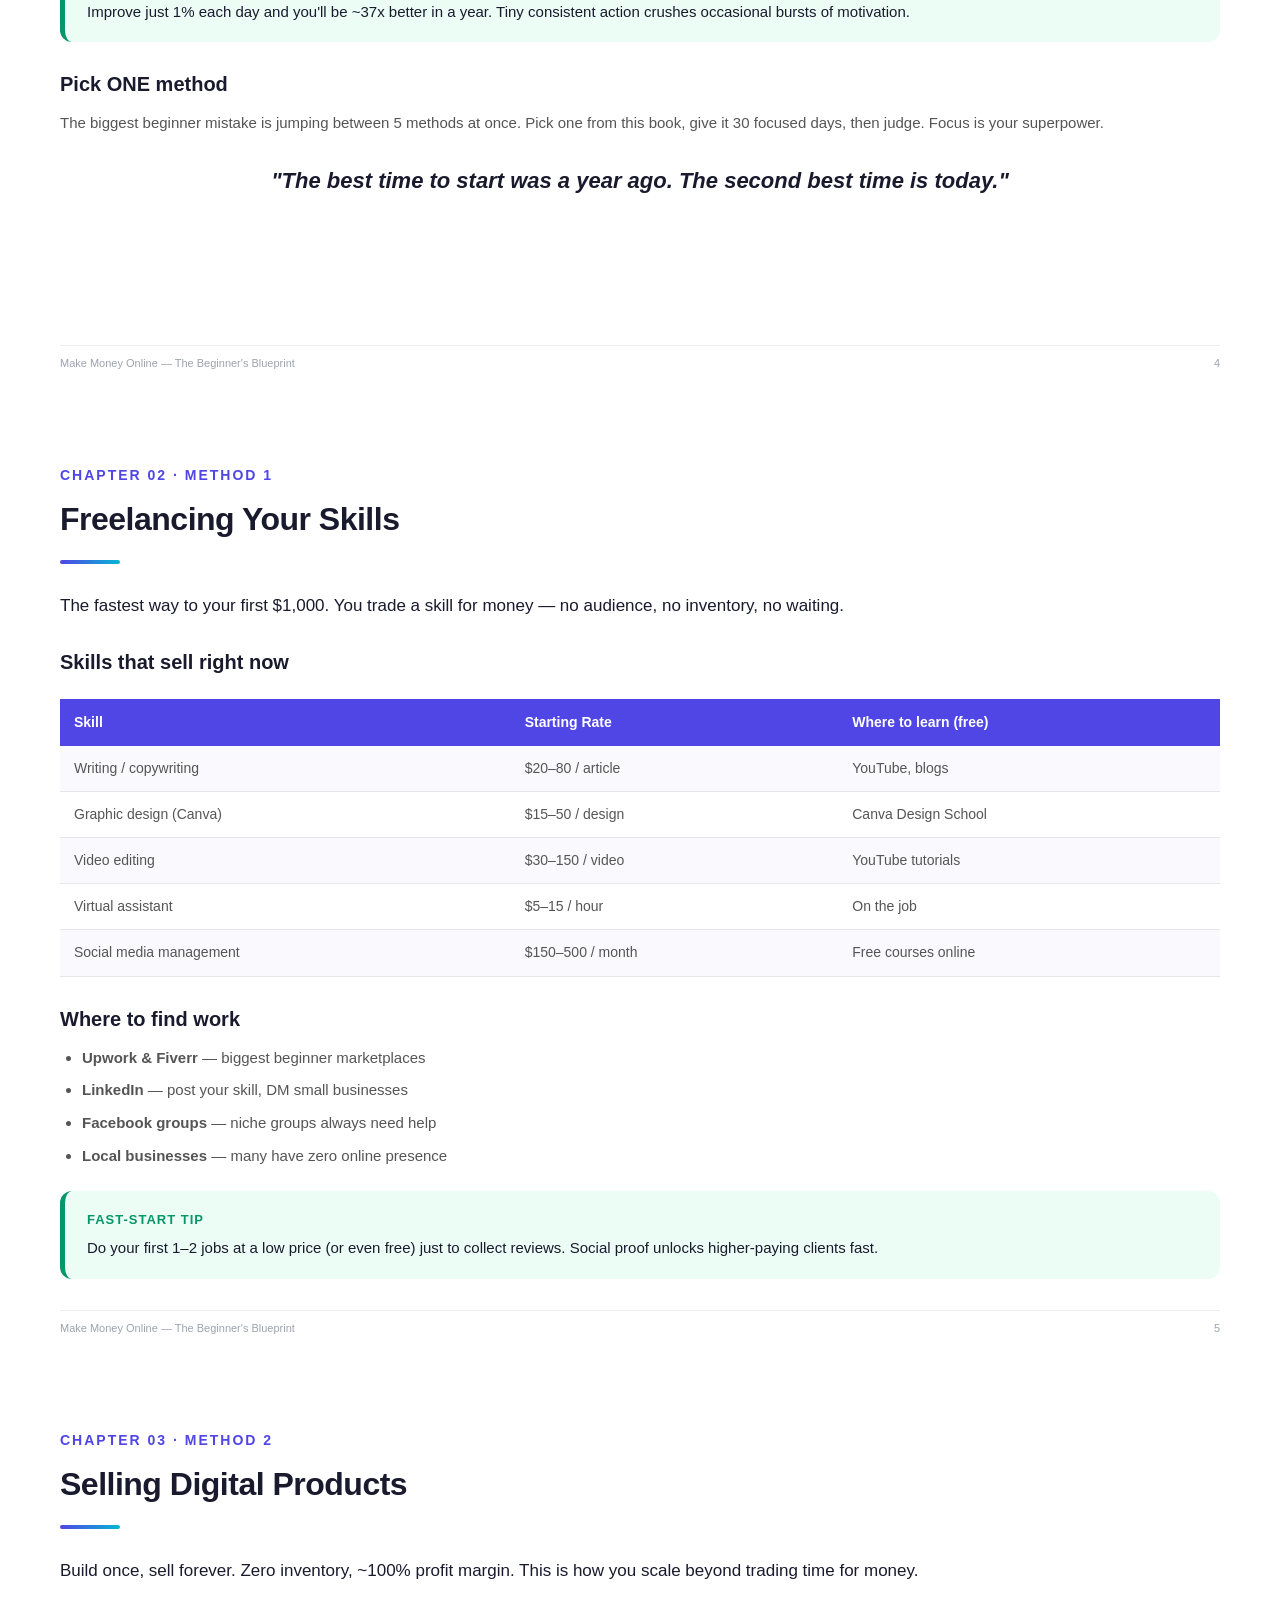
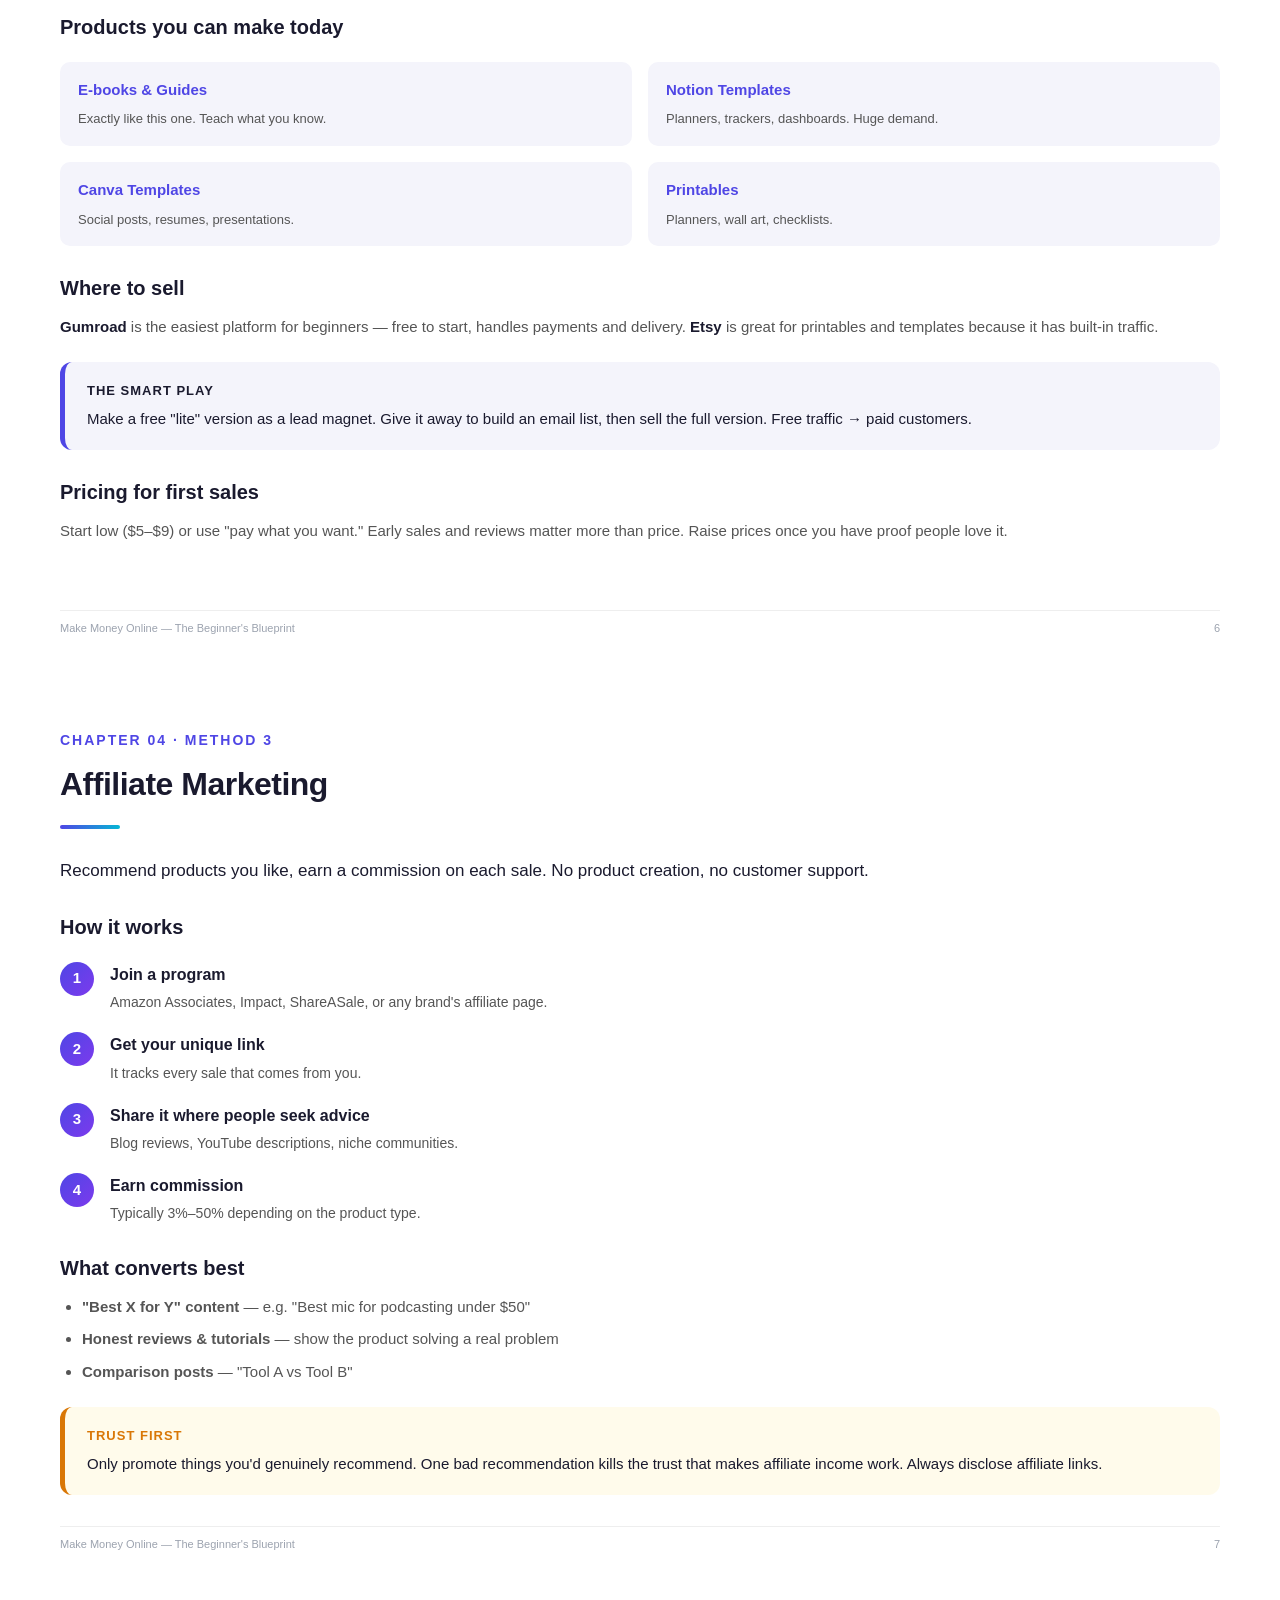
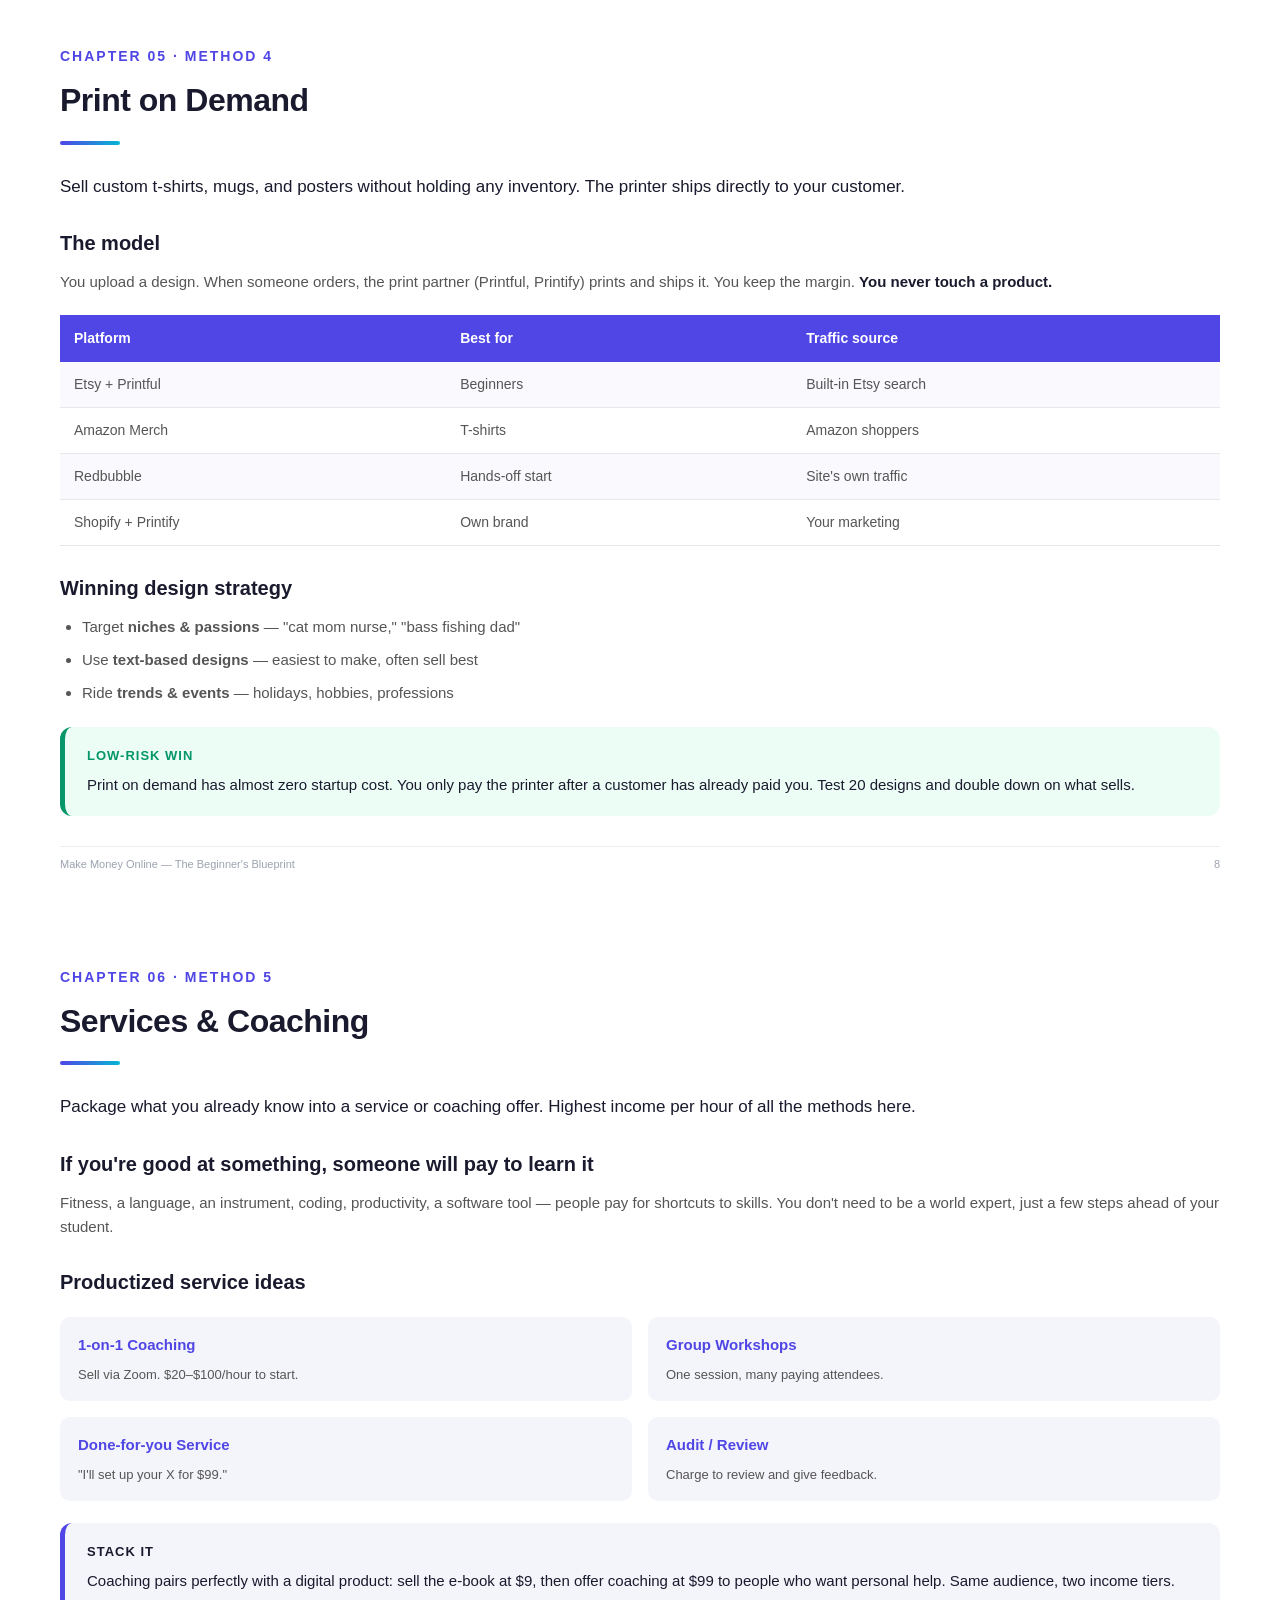
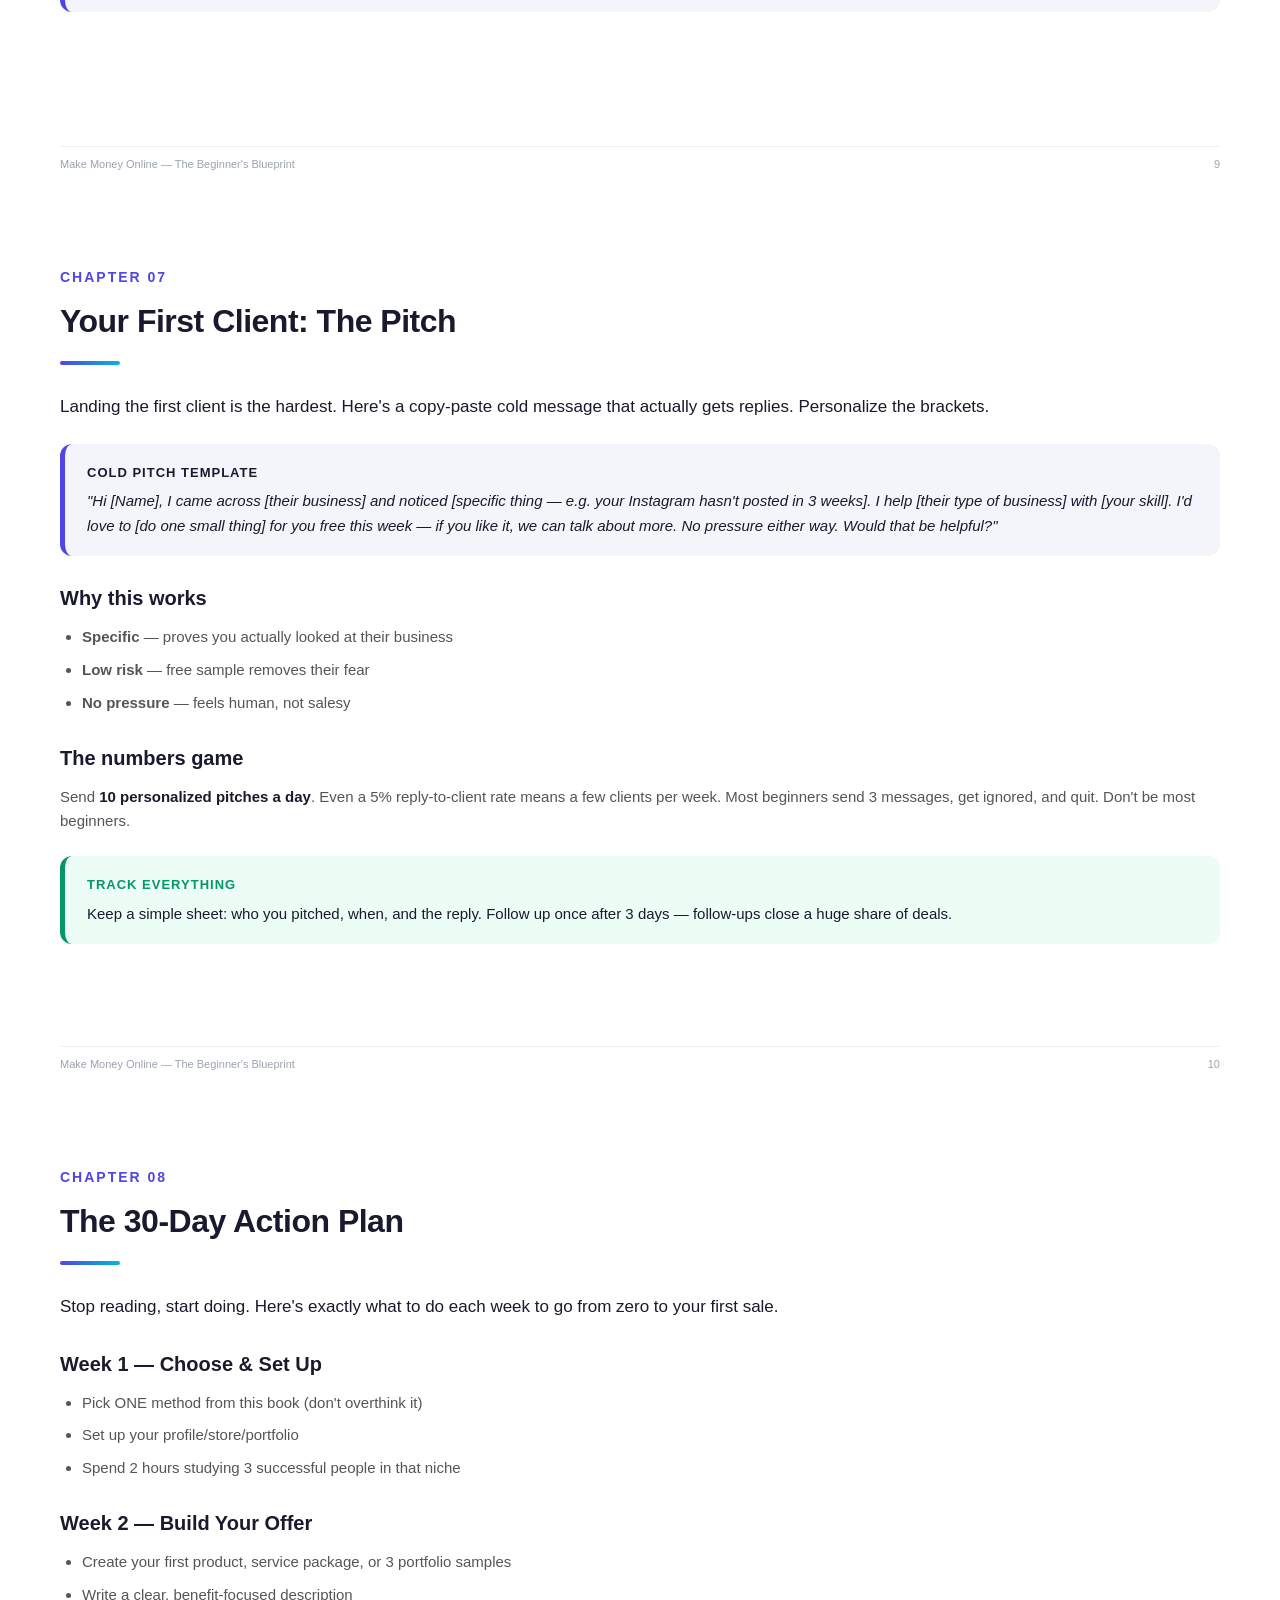
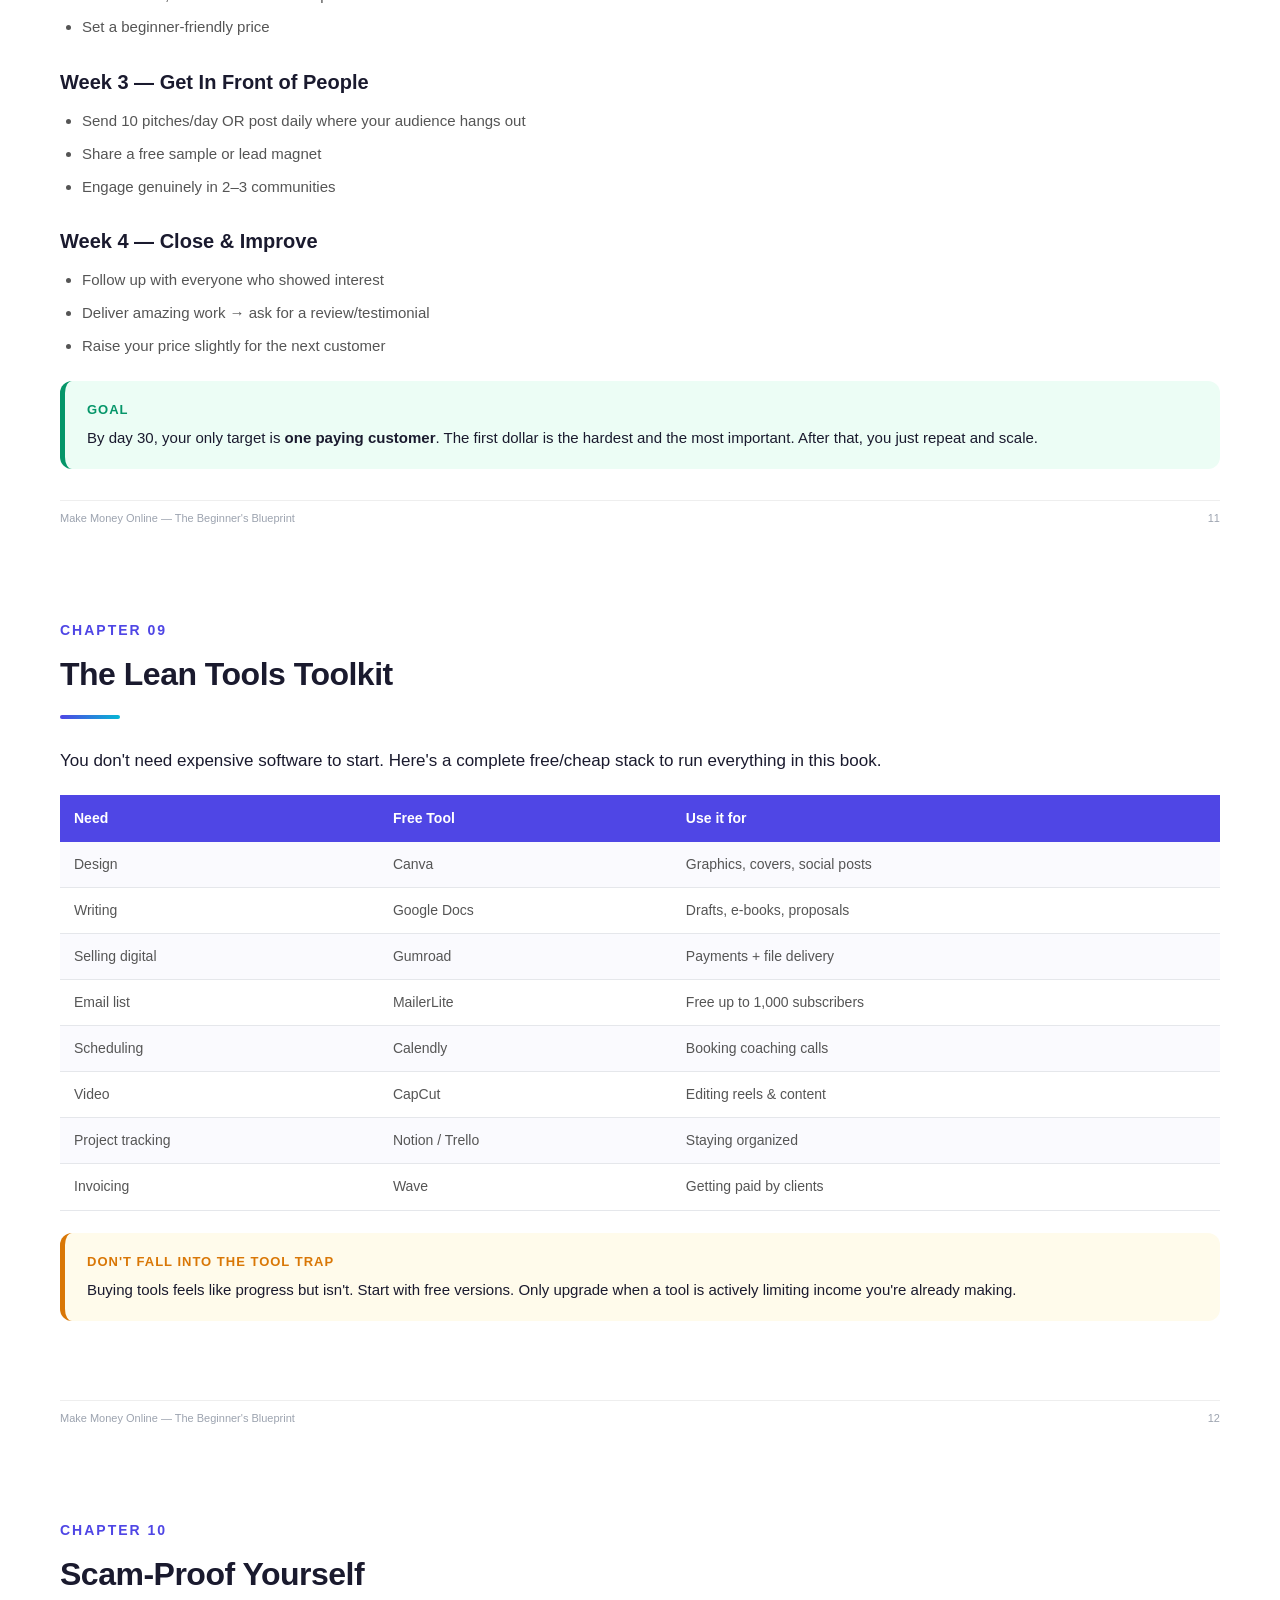
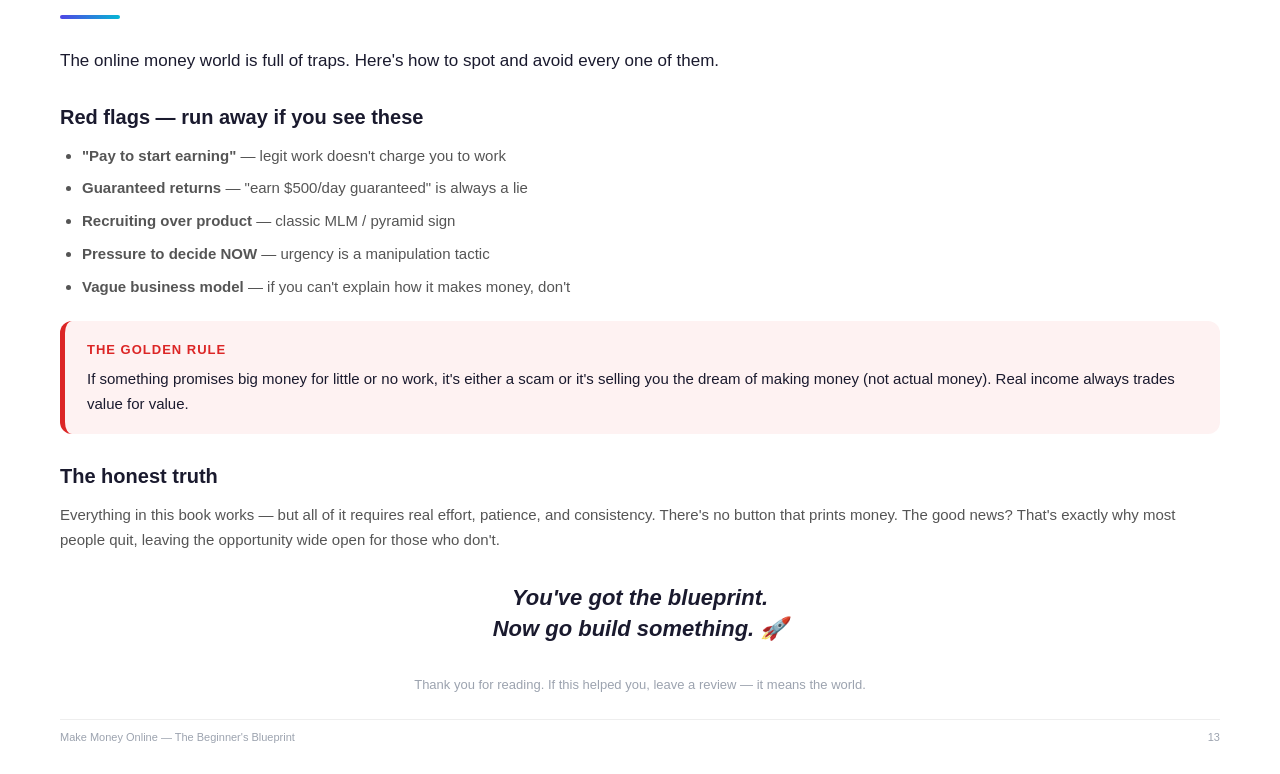
<file: make-money-online-ebook/ebook.html>
<!DOCTYPE html>
<html lang="en">
<head>
<meta charset="UTF-8">
<meta name="viewport" content="width=device-width, initial-scale=1.0">
<title>Make Money Online: The Beginner's Blueprint</title>
<style>
  :root{
    --ink:#1a1a2e;
    --muted:#555;
    --brand:#4f46e5;
    --brand2:#7c3aed;
    --accent:#06b6d4;
    --bg-soft:#f4f4fb;
    --good:#059669;
    --warn:#d97706;
    --bad:#dc2626;
  }
  *{box-sizing:border-box;margin:0;padding:0;}
  body{
    font-family:-apple-system,BlinkMacSystemFont,"Segoe UI",Roboto,Helvetica,Arial,sans-serif;
    color:var(--ink);
    line-height:1.65;
    font-size:15px;
  }
  .page{
    page-break-after:always;
    padding:64px 60px;
    min-height:100vh;
    position:relative;
  }
  .page:last-child{page-break-after:auto;}

  /* COVER */
  .cover{
    background:linear-gradient(135deg,#4f46e5 0%,#7c3aed 55%,#06b6d4 130%);
    color:#fff;
    display:flex;
    flex-direction:column;
    justify-content:center;
    align-items:center;
    text-align:center;
    padding:80px 60px;
  }
  .cover .kicker{
    text-transform:uppercase;
    letter-spacing:4px;
    font-size:13px;
    font-weight:600;
    opacity:.85;
    border:1px solid rgba(255,255,255,.4);
    padding:8px 18px;
    border-radius:30px;
    margin-bottom:36px;
  }
  .cover h1{
    font-size:54px;
    line-height:1.1;
    font-weight:800;
    margin-bottom:24px;
    letter-spacing:-1px;
  }
  .cover h1 .hl{
    background:linear-gradient(90deg,#fde047,#fb923c);
    -webkit-background-clip:text;
    background-clip:text;
    -webkit-text-fill-color:transparent;
  }
  .cover .sub{
    font-size:20px;
    font-weight:400;
    opacity:.92;
    max-width:560px;
    margin-bottom:48px;
  }
  .cover .badges{
    display:flex;
    gap:14px;
    flex-wrap:wrap;
    justify-content:center;
    margin-bottom:60px;
  }
  .cover .badge{
    background:rgba(255,255,255,.15);
    backdrop-filter:blur(4px);
    border:1px solid rgba(255,255,255,.25);
    padding:10px 18px;
    border-radius:12px;
    font-size:14px;
    font-weight:600;
  }
  .cover .author{
    position:absolute;
    bottom:60px;
    font-size:16px;
    letter-spacing:1px;
    opacity:.9;
  }
  .cover .author strong{font-weight:700;}

  h2.chapter{
    font-size:32px;
    font-weight:800;
    color:var(--ink);
    margin-bottom:8px;
    letter-spacing:-.5px;
  }
  .chapter-num{
    color:var(--brand);
    font-weight:700;
    font-size:14px;
    text-transform:uppercase;
    letter-spacing:2px;
    margin-bottom:6px;
  }
  .rule{
    height:4px;width:60px;
    background:linear-gradient(90deg,var(--brand),var(--accent));
    border-radius:4px;
    margin:14px 0 28px;
  }
  h3{font-size:20px;font-weight:700;margin:26px 0 10px;color:var(--ink);}
  p{margin-bottom:14px;color:var(--muted);}
  p strong{color:var(--ink);}
  ul,ol{margin:0 0 16px 22px;color:var(--muted);}
  li{margin-bottom:8px;}

  .lead{font-size:17px;color:var(--ink);font-weight:500;margin-bottom:20px;}

  .callout{
    border-radius:12px;
    padding:18px 22px;
    margin:22px 0;
    border-left:5px solid var(--brand);
    background:var(--bg-soft);
  }
  .callout.tip{border-color:var(--good);background:#ecfdf5;}
  .callout.warn{border-color:var(--warn);background:#fffbeb;}
  .callout.danger{border-color:var(--bad);background:#fef2f2;}
  .callout .label{
    font-weight:700;font-size:13px;text-transform:uppercase;
    letter-spacing:1px;margin-bottom:6px;display:block;
  }
  .callout.tip .label{color:var(--good);}
  .callout.warn .label{color:var(--warn);}
  .callout.danger .label{color:var(--bad);}
  .callout p{margin-bottom:0;color:var(--ink);}

  table{
    width:100%;
    border-collapse:collapse;
    margin:20px 0;
    font-size:14px;
  }
  th{
    background:var(--brand);
    color:#fff;
    text-align:left;
    padding:12px 14px;
    font-weight:600;
  }
  td{
    padding:11px 14px;
    border-bottom:1px solid #e5e7eb;
    color:var(--muted);
  }
  tr:nth-child(even) td{background:#fafafe;}

  .step{
    display:flex;
    gap:16px;
    margin:18px 0;
    align-items:flex-start;
  }
  .step .n{
    flex:none;
    width:34px;height:34px;
    border-radius:50%;
    background:linear-gradient(135deg,var(--brand),var(--brand2));
    color:#fff;font-weight:700;
    display:flex;align-items:center;justify-content:center;
    font-size:15px;
  }
  .step .body{flex:1;}
  .step .body h4{font-size:16px;color:var(--ink);margin-bottom:3px;}
  .step .body p{margin-bottom:0;font-size:14px;}

  /* TOC */
  .toc-item{
    display:flex;
    justify-content:space-between;
    padding:12px 0;
    border-bottom:1px dashed #d1d5db;
    font-size:16px;
  }
  .toc-item .t{color:var(--ink);font-weight:600;}
  .toc-item .t span{color:var(--brand);margin-right:10px;}
  .toc-item .pg{color:var(--muted);}

  .pagefoot{
    position:absolute;
    bottom:28px;left:60px;right:60px;
    display:flex;justify-content:space-between;
    font-size:11px;color:#9ca3af;
    border-top:1px solid #eee;
    padding-top:8px;
  }

  .grid2{display:grid;grid-template-columns:1fr 1fr;gap:16px;margin:18px 0;}
  .mini{
    background:var(--bg-soft);
    border-radius:10px;
    padding:16px 18px;
  }
  .mini h4{font-size:15px;color:var(--brand);margin-bottom:6px;}
  .mini p{font-size:13px;margin-bottom:0;}

  .quote{
    font-size:22px;
    font-style:italic;
    color:var(--ink);
    text-align:center;
    margin:30px 0;
    line-height:1.4;
    font-weight:600;
  }
  .center{text-align:center;}
  .pwc{color:var(--brand);font-weight:700;}
</style>
</head>
<body>

<!-- COVER -->
<section class="page cover">
  <div class="kicker">2026 Edition · No-Fluff Guide</div>
  <h1>Make Money<br>Online<br><span class="hl">$0 to $1,000</span></h1>
  <div class="sub">The beginner's blueprint to earning your first real income online — even if you're starting from absolute zero.</div>
  <div class="badges">
    <div class="badge">6 Proven Methods</div>
    <div class="badge">30-Day Action Plan</div>
    <div class="badge">Copy-Paste Templates</div>
  </div>
  <div class="author">A practical guide by <strong>@codex_here</strong></div>
</section>

<!-- COPYRIGHT -->
<section class="page">
  <div class="chapter-num">Front Matter</div>
  <h2 class="chapter">About This Guide</h2>
  <div class="rule"></div>
  <p class="lead">This book gives you a clear, honest path to your first $1,000 online. No hype. No "get rich quick" lies. Just methods that actually work and the exact steps to start.</p>

  <h3>Who this is for</h3>
  <ul>
    <li>Complete beginners who don't know where to start</li>
    <li>Anyone who wants a side income in their spare time</li>
    <li>People tired of vague advice and ready for a real plan</li>
  </ul>

  <h3>The one promise</h3>
  <p>I won't promise you'll get rich. I <strong>will</strong> promise that if you follow the 30-day plan in this book, you'll have a real, working income stream started — bigger than zero, and growing.</p>

  <div class="callout warn">
    <span class="label">Honest Disclaimer</span>
    <p>No income is truly "without work." Every method here takes effort and consistency. Results vary based on the time and energy you put in. This guide is educational, not a guarantee of earnings.</p>
  </div>

  <p style="margin-top:30px;font-size:13px;color:#9ca3af;">© 2026 · All rights reserved. This e-book is for the buyer's personal use. Please do not redistribute or resell.</p>

  <div class="pagefoot"><span>Make Money Online — The Beginner's Blueprint</span><span>2</span></div>
</section>

<!-- TOC -->
<section class="page">
  <div class="chapter-num">Contents</div>
  <h2 class="chapter">What's Inside</h2>
  <div class="rule"></div>

  <div class="toc-item"><div class="t"><span>01</span>The Right Mindset (Read This First)</div><div class="pg">4</div></div>
  <div class="toc-item"><div class="t"><span>02</span>Method 1 — Freelancing Your Skills</div><div class="pg">5</div></div>
  <div class="toc-item"><div class="t"><span>03</span>Method 2 — Selling Digital Products</div><div class="pg">6</div></div>
  <div class="toc-item"><div class="t"><span>04</span>Method 3 — Affiliate Marketing</div><div class="pg">7</div></div>
  <div class="toc-item"><div class="t"><span>05</span>Method 4 — Print on Demand</div><div class="pg">8</div></div>
  <div class="toc-item"><div class="t"><span>06</span>Method 5 — Services & Coaching</div><div class="pg">9</div></div>
  <div class="toc-item"><div class="t"><span>07</span>Your First Client: Copy-Paste Pitch</div><div class="pg">10</div></div>
  <div class="toc-item"><div class="t"><span>08</span>The 30-Day Action Plan</div><div class="pg">11</div></div>
  <div class="toc-item"><div class="t"><span>09</span>The Lean Tools Toolkit</div><div class="pg">12</div></div>
  <div class="toc-item"><div class="t"><span>10</span>Scam-Proof Yourself</div><div class="pg">13</div></div>

  <div class="pagefoot"><span>Make Money Online — The Beginner's Blueprint</span><span>3</span></div>
</section>

<!-- CH1 MINDSET -->
<section class="page">
  <div class="chapter-num">Chapter 01</div>
  <h2 class="chapter">The Right Mindset</h2>
  <div class="rule"></div>
  <p class="lead">Before any method, fix your head. This is where 90% of beginners quit — and where you'll separate yourself.</p>

  <h3>Money online = solving problems</h3>
  <p>Nobody pays you for "wanting money." They pay you because you <strong>solve a problem</strong> or <strong>save them time</strong>. Every method in this book is just a different way to deliver value. Keep asking: "Whose problem am I solving?"</p>

  <h3>Start before you feel ready</h3>
  <p>You will never feel 100% ready. The people earning online aren't smarter — they just started and improved in public. Done beats perfect.</p>

  <div class="callout tip">
    <span class="label">The 1% Rule</span>
    <p>Improve just 1% each day and you'll be ~37x better in a year. Tiny consistent action crushes occasional bursts of motivation.</p>
  </div>

  <h3>Pick ONE method</h3>
  <p>The biggest beginner mistake is jumping between 5 methods at once. Pick one from this book, give it 30 focused days, then judge. Focus is your superpower.</p>

  <div class="quote">"The best time to start was a year ago. The second best time is today."</div>

  <div class="pagefoot"><span>Make Money Online — The Beginner's Blueprint</span><span>4</span></div>
</section>

<!-- CH2 FREELANCING -->
<section class="page">
  <div class="chapter-num">Chapter 02 · Method 1</div>
  <h2 class="chapter">Freelancing Your Skills</h2>
  <div class="rule"></div>
  <p class="lead">The fastest way to your first $1,000. You trade a skill for money — no audience, no inventory, no waiting.</p>

  <h3>Skills that sell right now</h3>
  <table>
    <tr><th>Skill</th><th>Starting Rate</th><th>Where to learn (free)</th></tr>
    <tr><td>Writing / copywriting</td><td>$20–80 / article</td><td>YouTube, blogs</td></tr>
    <tr><td>Graphic design (Canva)</td><td>$15–50 / design</td><td>Canva Design School</td></tr>
    <tr><td>Video editing</td><td>$30–150 / video</td><td>YouTube tutorials</td></tr>
    <tr><td>Virtual assistant</td><td>$5–15 / hour</td><td>On the job</td></tr>
    <tr><td>Social media management</td><td>$150–500 / month</td><td>Free courses online</td></tr>
  </table>

  <h3>Where to find work</h3>
  <ul>
    <li><strong>Upwork & Fiverr</strong> — biggest beginner marketplaces</li>
    <li><strong>LinkedIn</strong> — post your skill, DM small businesses</li>
    <li><strong>Facebook groups</strong> — niche groups always need help</li>
    <li><strong>Local businesses</strong> — many have zero online presence</li>
  </ul>

  <div class="callout tip">
    <span class="label">Fast-Start Tip</span>
    <p>Do your first 1–2 jobs at a low price (or even free) just to collect reviews. Social proof unlocks higher-paying clients fast.</p>
  </div>

  <div class="pagefoot"><span>Make Money Online — The Beginner's Blueprint</span><span>5</span></div>
</section>

<!-- CH3 DIGITAL PRODUCTS -->
<section class="page">
  <div class="chapter-num">Chapter 03 · Method 2</div>
  <h2 class="chapter">Selling Digital Products</h2>
  <div class="rule"></div>
  <p class="lead">Build once, sell forever. Zero inventory, ~100% profit margin. This is how you scale beyond trading time for money.</p>

  <h3>Products you can make today</h3>
  <div class="grid2">
    <div class="mini"><h4>E-books & Guides</h4><p>Exactly like this one. Teach what you know.</p></div>
    <div class="mini"><h4>Notion Templates</h4><p>Planners, trackers, dashboards. Huge demand.</p></div>
    <div class="mini"><h4>Canva Templates</h4><p>Social posts, resumes, presentations.</p></div>
    <div class="mini"><h4>Printables</h4><p>Planners, wall art, checklists.</p></div>
  </div>

  <h3>Where to sell</h3>
  <p><strong>Gumroad</strong> is the easiest platform for beginners — free to start, handles payments and delivery. <strong>Etsy</strong> is great for printables and templates because it has built-in traffic.</p>

  <div class="callout">
    <span class="label">The Smart Play</span>
    <p>Make a free "lite" version as a lead magnet. Give it away to build an email list, then sell the full version. Free traffic → paid customers.</p>
  </div>

  <h3>Pricing for first sales</h3>
  <p>Start low ($5–$9) or use "pay what you want." Early sales and reviews matter more than price. Raise prices once you have proof people love it.</p>

  <div class="pagefoot"><span>Make Money Online — The Beginner's Blueprint</span><span>6</span></div>
</section>

<!-- CH4 AFFILIATE -->
<section class="page">
  <div class="chapter-num">Chapter 04 · Method 3</div>
  <h2 class="chapter">Affiliate Marketing</h2>
  <div class="rule"></div>
  <p class="lead">Recommend products you like, earn a commission on each sale. No product creation, no customer support.</p>

  <h3>How it works</h3>
  <div class="step"><div class="n">1</div><div class="body"><h4>Join a program</h4><p>Amazon Associates, Impact, ShareASale, or any brand's affiliate page.</p></div></div>
  <div class="step"><div class="n">2</div><div class="body"><h4>Get your unique link</h4><p>It tracks every sale that comes from you.</p></div></div>
  <div class="step"><div class="n">3</div><div class="body"><h4>Share it where people seek advice</h4><p>Blog reviews, YouTube descriptions, niche communities.</p></div></div>
  <div class="step"><div class="n">4</div><div class="body"><h4>Earn commission</h4><p>Typically 3%–50% depending on the product type.</p></div></div>

  <h3>What converts best</h3>
  <ul>
    <li><strong>"Best X for Y" content</strong> — e.g. "Best mic for podcasting under $50"</li>
    <li><strong>Honest reviews & tutorials</strong> — show the product solving a real problem</li>
    <li><strong>Comparison posts</strong> — "Tool A vs Tool B"</li>
  </ul>

  <div class="callout warn">
    <span class="label">Trust First</span>
    <p>Only promote things you'd genuinely recommend. One bad recommendation kills the trust that makes affiliate income work. Always disclose affiliate links.</p>
  </div>

  <div class="pagefoot"><span>Make Money Online — The Beginner's Blueprint</span><span>7</span></div>
</section>

<!-- CH5 POD -->
<section class="page">
  <div class="chapter-num">Chapter 05 · Method 4</div>
  <h2 class="chapter">Print on Demand</h2>
  <div class="rule"></div>
  <p class="lead">Sell custom t-shirts, mugs, and posters without holding any inventory. The printer ships directly to your customer.</p>

  <h3>The model</h3>
  <p>You upload a design. When someone orders, the print partner (Printful, Printify) prints and ships it. You keep the margin. <strong>You never touch a product.</strong></p>

  <table>
    <tr><th>Platform</th><th>Best for</th><th>Traffic source</th></tr>
    <tr><td>Etsy + Printful</td><td>Beginners</td><td>Built-in Etsy search</td></tr>
    <tr><td>Amazon Merch</td><td>T-shirts</td><td>Amazon shoppers</td></tr>
    <tr><td>Redbubble</td><td>Hands-off start</td><td>Site's own traffic</td></tr>
    <tr><td>Shopify + Printify</td><td>Own brand</td><td>Your marketing</td></tr>
  </table>

  <h3>Winning design strategy</h3>
  <ul>
    <li>Target <strong>niches & passions</strong> — "cat mom nurse," "bass fishing dad"</li>
    <li>Use <strong>text-based designs</strong> — easiest to make, often sell best</li>
    <li>Ride <strong>trends & events</strong> — holidays, hobbies, professions</li>
  </ul>

  <div class="callout tip">
    <span class="label">Low-Risk Win</span>
    <p>Print on demand has almost zero startup cost. You only pay the printer after a customer has already paid you. Test 20 designs and double down on what sells.</p>
  </div>

  <div class="pagefoot"><span>Make Money Online — The Beginner's Blueprint</span><span>8</span></div>
</section>

<!-- CH6 SERVICES -->
<section class="page">
  <div class="chapter-num">Chapter 06 · Method 5</div>
  <h2 class="chapter">Services & Coaching</h2>
  <div class="rule"></div>
  <p class="lead">Package what you already know into a service or coaching offer. Highest income per hour of all the methods here.</p>

  <h3>If you're good at something, someone will pay to learn it</h3>
  <p>Fitness, a language, an instrument, coding, productivity, a software tool — people pay for shortcuts to skills. You don't need to be a world expert, just a few steps ahead of your student.</p>

  <h3>Productized service ideas</h3>
  <div class="grid2">
    <div class="mini"><h4>1-on-1 Coaching</h4><p>Sell via Zoom. $20–$100/hour to start.</p></div>
    <div class="mini"><h4>Group Workshops</h4><p>One session, many paying attendees.</p></div>
    <div class="mini"><h4>Done-for-you Service</h4><p>"I'll set up your X for $99."</p></div>
    <div class="mini"><h4>Audit / Review</h4><p>Charge to review and give feedback.</p></div>
  </div>

  <div class="callout">
    <span class="label">Stack It</span>
    <p>Coaching pairs perfectly with a digital product: sell the e-book at $9, then offer coaching at $99 to people who want personal help. Same audience, two income tiers.</p>
  </div>

  <div class="pagefoot"><span>Make Money Online — The Beginner's Blueprint</span><span>9</span></div>
</section>

<!-- CH7 PITCH -->
<section class="page">
  <div class="chapter-num">Chapter 07</div>
  <h2 class="chapter">Your First Client: The Pitch</h2>
  <div class="rule"></div>
  <p class="lead">Landing the first client is the hardest. Here's a copy-paste cold message that actually gets replies. Personalize the brackets.</p>

  <div class="callout">
    <span class="label">Cold Pitch Template</span>
    <p style="font-style:italic;">"Hi [Name], I came across [their business] and noticed [specific thing — e.g. your Instagram hasn't posted in 3 weeks]. I help [their type of business] with [your skill]. I'd love to [do one small thing] for you free this week — if you like it, we can talk about more. No pressure either way. Would that be helpful?"</p>
  </div>

  <h3>Why this works</h3>
  <ul>
    <li><strong>Specific</strong> — proves you actually looked at their business</li>
    <li><strong>Low risk</strong> — free sample removes their fear</li>
    <li><strong>No pressure</strong> — feels human, not salesy</li>
  </ul>

  <h3>The numbers game</h3>
  <p>Send <strong>10 personalized pitches a day</strong>. Even a 5% reply-to-client rate means a few clients per week. Most beginners send 3 messages, get ignored, and quit. Don't be most beginners.</p>

  <div class="callout tip">
    <span class="label">Track Everything</span>
    <p>Keep a simple sheet: who you pitched, when, and the reply. Follow up once after 3 days — follow-ups close a huge share of deals.</p>
  </div>

  <div class="pagefoot"><span>Make Money Online — The Beginner's Blueprint</span><span>10</span></div>
</section>

<!-- CH8 30 DAY PLAN -->
<section class="page">
  <div class="chapter-num">Chapter 08</div>
  <h2 class="chapter">The 30-Day Action Plan</h2>
  <div class="rule"></div>
  <p class="lead">Stop reading, start doing. Here's exactly what to do each week to go from zero to your first sale.</p>

  <h3>Week 1 — Choose & Set Up</h3>
  <ul>
    <li>Pick ONE method from this book (don't overthink it)</li>
    <li>Set up your profile/store/portfolio</li>
    <li>Spend 2 hours studying 3 successful people in that niche</li>
  </ul>

  <h3>Week 2 — Build Your Offer</h3>
  <ul>
    <li>Create your first product, service package, or 3 portfolio samples</li>
    <li>Write a clear, benefit-focused description</li>
    <li>Set a beginner-friendly price</li>
  </ul>

  <h3>Week 3 — Get In Front of People</h3>
  <ul>
    <li>Send 10 pitches/day OR post daily where your audience hangs out</li>
    <li>Share a free sample or lead magnet</li>
    <li>Engage genuinely in 2–3 communities</li>
  </ul>

  <h3>Week 4 — Close & Improve</h3>
  <ul>
    <li>Follow up with everyone who showed interest</li>
    <li>Deliver amazing work → ask for a review/testimonial</li>
    <li>Raise your price slightly for the next customer</li>
  </ul>

  <div class="callout tip">
    <span class="label">Goal</span>
    <p>By day 30, your only target is <strong>one paying customer</strong>. The first dollar is the hardest and the most important. After that, you just repeat and scale.</p>
  </div>

  <div class="pagefoot"><span>Make Money Online — The Beginner's Blueprint</span><span>11</span></div>
</section>

<!-- CH9 TOOLS -->
<section class="page">
  <div class="chapter-num">Chapter 09</div>
  <h2 class="chapter">The Lean Tools Toolkit</h2>
  <div class="rule"></div>
  <p class="lead">You don't need expensive software to start. Here's a complete free/cheap stack to run everything in this book.</p>

  <table>
    <tr><th>Need</th><th>Free Tool</th><th>Use it for</th></tr>
    <tr><td>Design</td><td>Canva</td><td>Graphics, covers, social posts</td></tr>
    <tr><td>Writing</td><td>Google Docs</td><td>Drafts, e-books, proposals</td></tr>
    <tr><td>Selling digital</td><td>Gumroad</td><td>Payments + file delivery</td></tr>
    <tr><td>Email list</td><td>MailerLite</td><td>Free up to 1,000 subscribers</td></tr>
    <tr><td>Scheduling</td><td>Calendly</td><td>Booking coaching calls</td></tr>
    <tr><td>Video</td><td>CapCut</td><td>Editing reels & content</td></tr>
    <tr><td>Project tracking</td><td>Notion / Trello</td><td>Staying organized</td></tr>
    <tr><td>Invoicing</td><td>Wave</td><td>Getting paid by clients</td></tr>
  </table>

  <div class="callout warn">
    <span class="label">Don't Fall Into the Tool Trap</span>
    <p>Buying tools feels like progress but isn't. Start with free versions. Only upgrade when a tool is actively limiting income you're already making.</p>
  </div>

  <div class="pagefoot"><span>Make Money Online — The Beginner's Blueprint</span><span>12</span></div>
</section>

<!-- CH10 SCAM PROOF -->
<section class="page">
  <div class="chapter-num">Chapter 10</div>
  <h2 class="chapter">Scam-Proof Yourself</h2>
  <div class="rule"></div>
  <p class="lead">The online money world is full of traps. Here's how to spot and avoid every one of them.</p>

  <h3>Red flags — run away if you see these</h3>
  <ul>
    <li><strong>"Pay to start earning"</strong> — legit work doesn't charge you to work</li>
    <li><strong>Guaranteed returns</strong> — "earn $500/day guaranteed" is always a lie</li>
    <li><strong>Recruiting over product</strong> — classic MLM / pyramid sign</li>
    <li><strong>Pressure to decide NOW</strong> — urgency is a manipulation tactic</li>
    <li><strong>Vague business model</strong> — if you can't explain how it makes money, don't</li>
  </ul>

  <div class="callout danger">
    <span class="label">The Golden Rule</span>
    <p>If something promises big money for little or no work, it's either a scam or it's selling you the dream of making money (not actual money). Real income always trades value for value.</p>
  </div>

  <h3>The honest truth</h3>
  <p>Everything in this book works — but all of it requires real effort, patience, and consistency. There's no button that prints money. The good news? That's exactly why most people quit, leaving the opportunity wide open for those who don't.</p>

  <div class="quote">You've got the blueprint.<br>Now go build something. 🚀</div>

  <p class="center" style="margin-top:24px;color:#9ca3af;font-size:13px;">Thank you for reading. If this helped you, leave a review — it means the world.</p>

  <div class="pagefoot"><span>Make Money Online — The Beginner's Blueprint</span><span>13</span></div>
</section>

</body>
</html>
</file>
